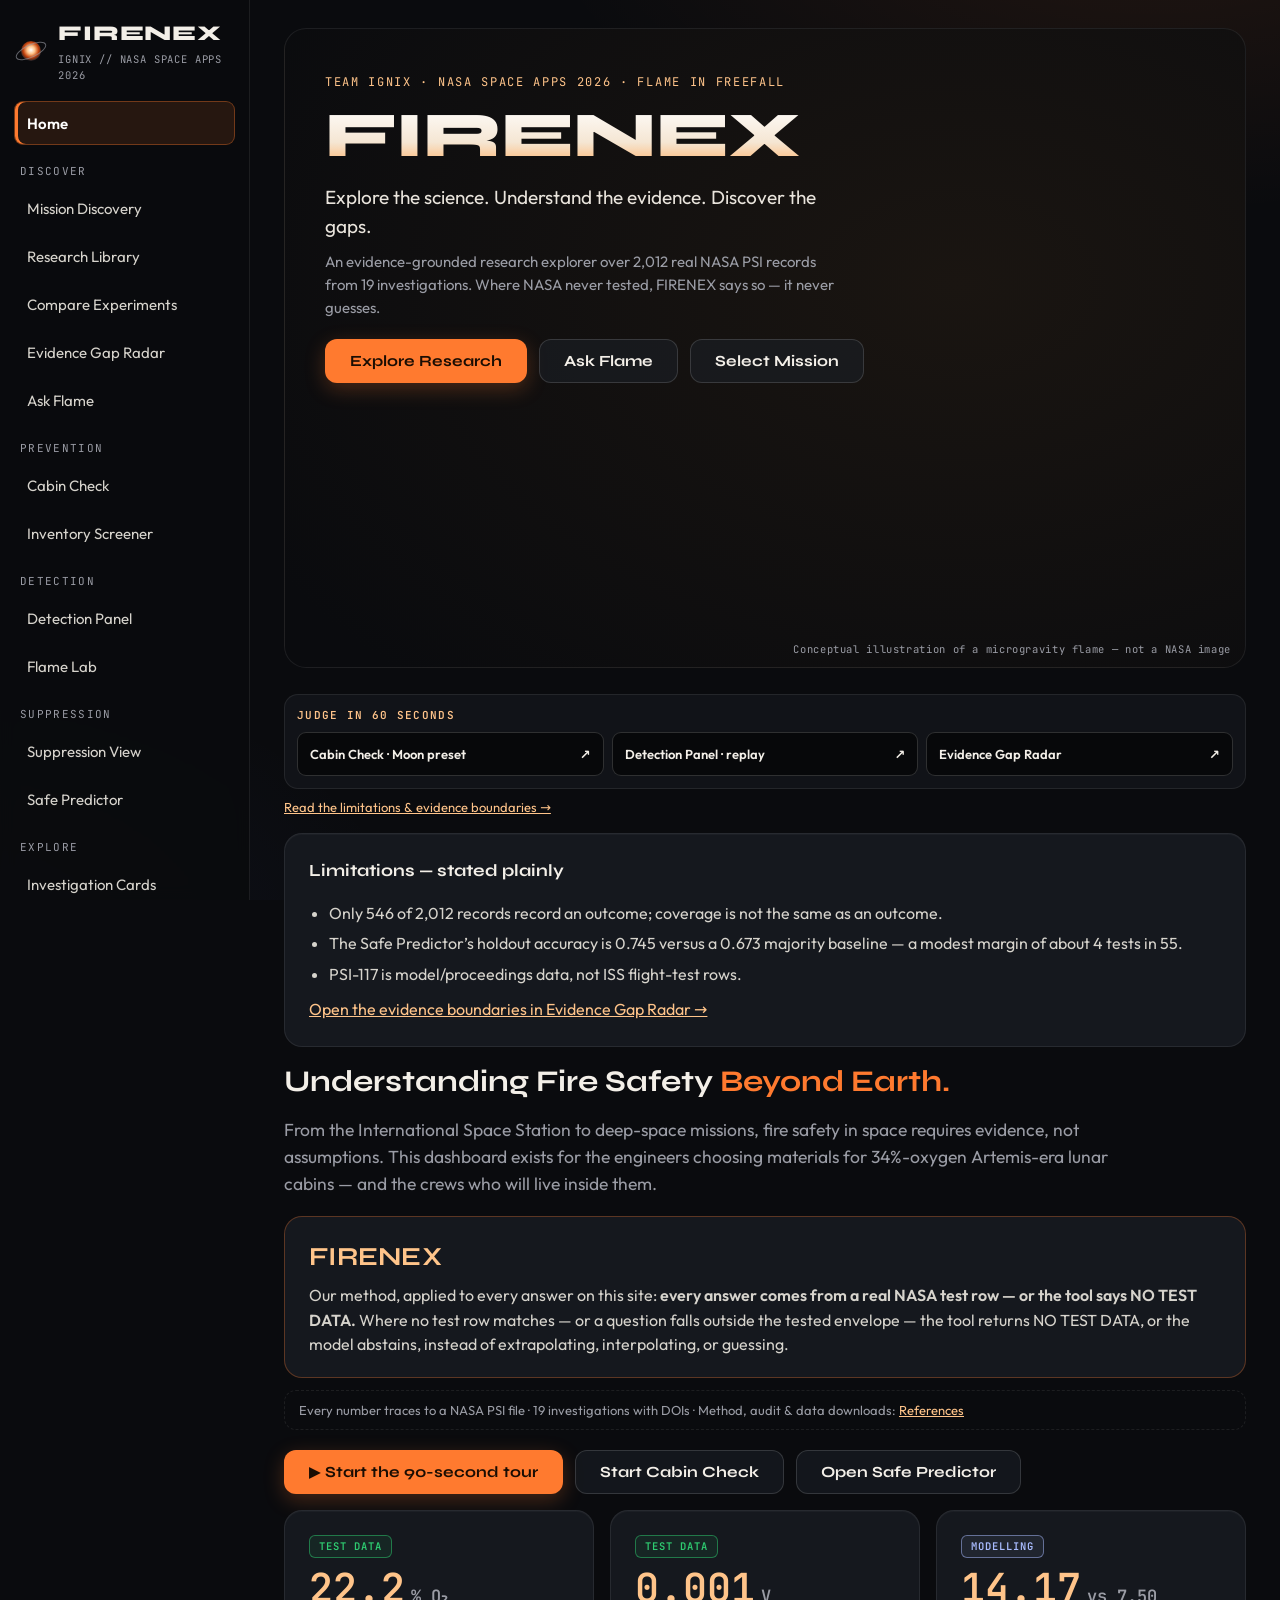
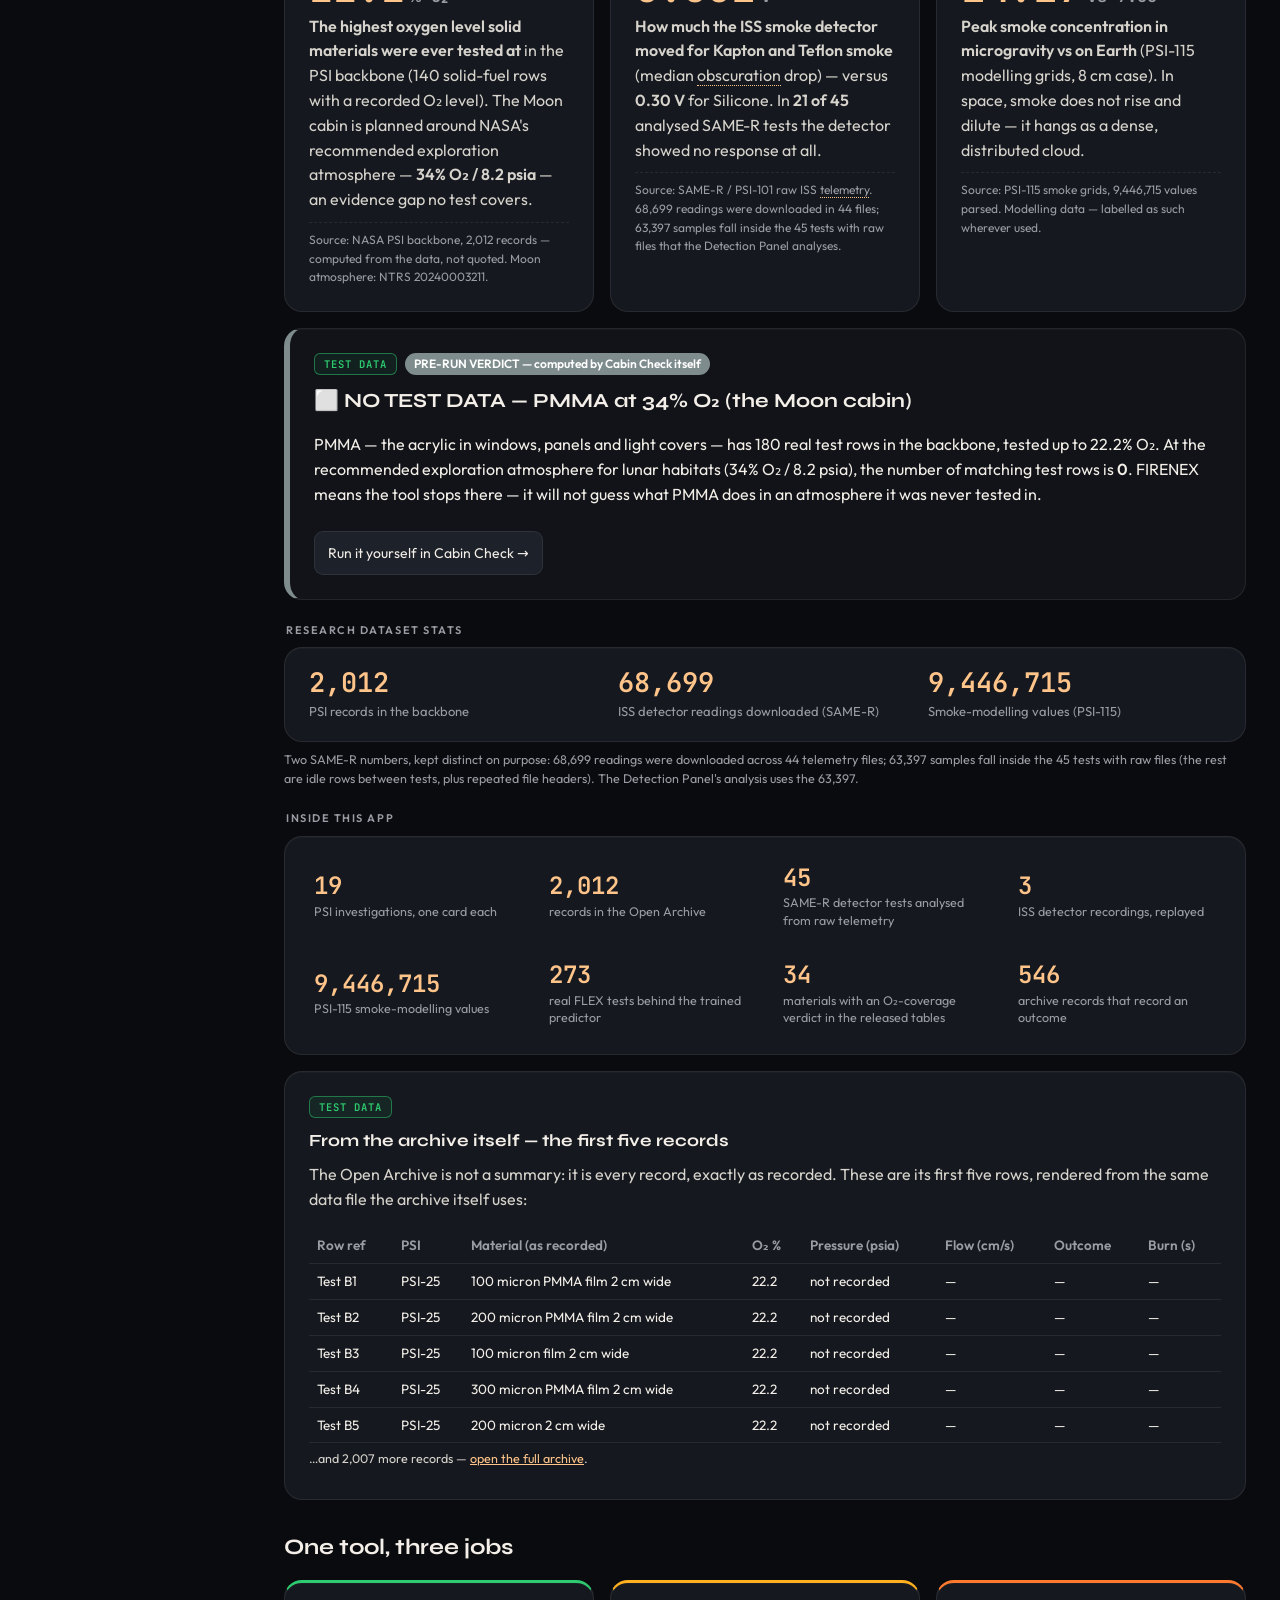
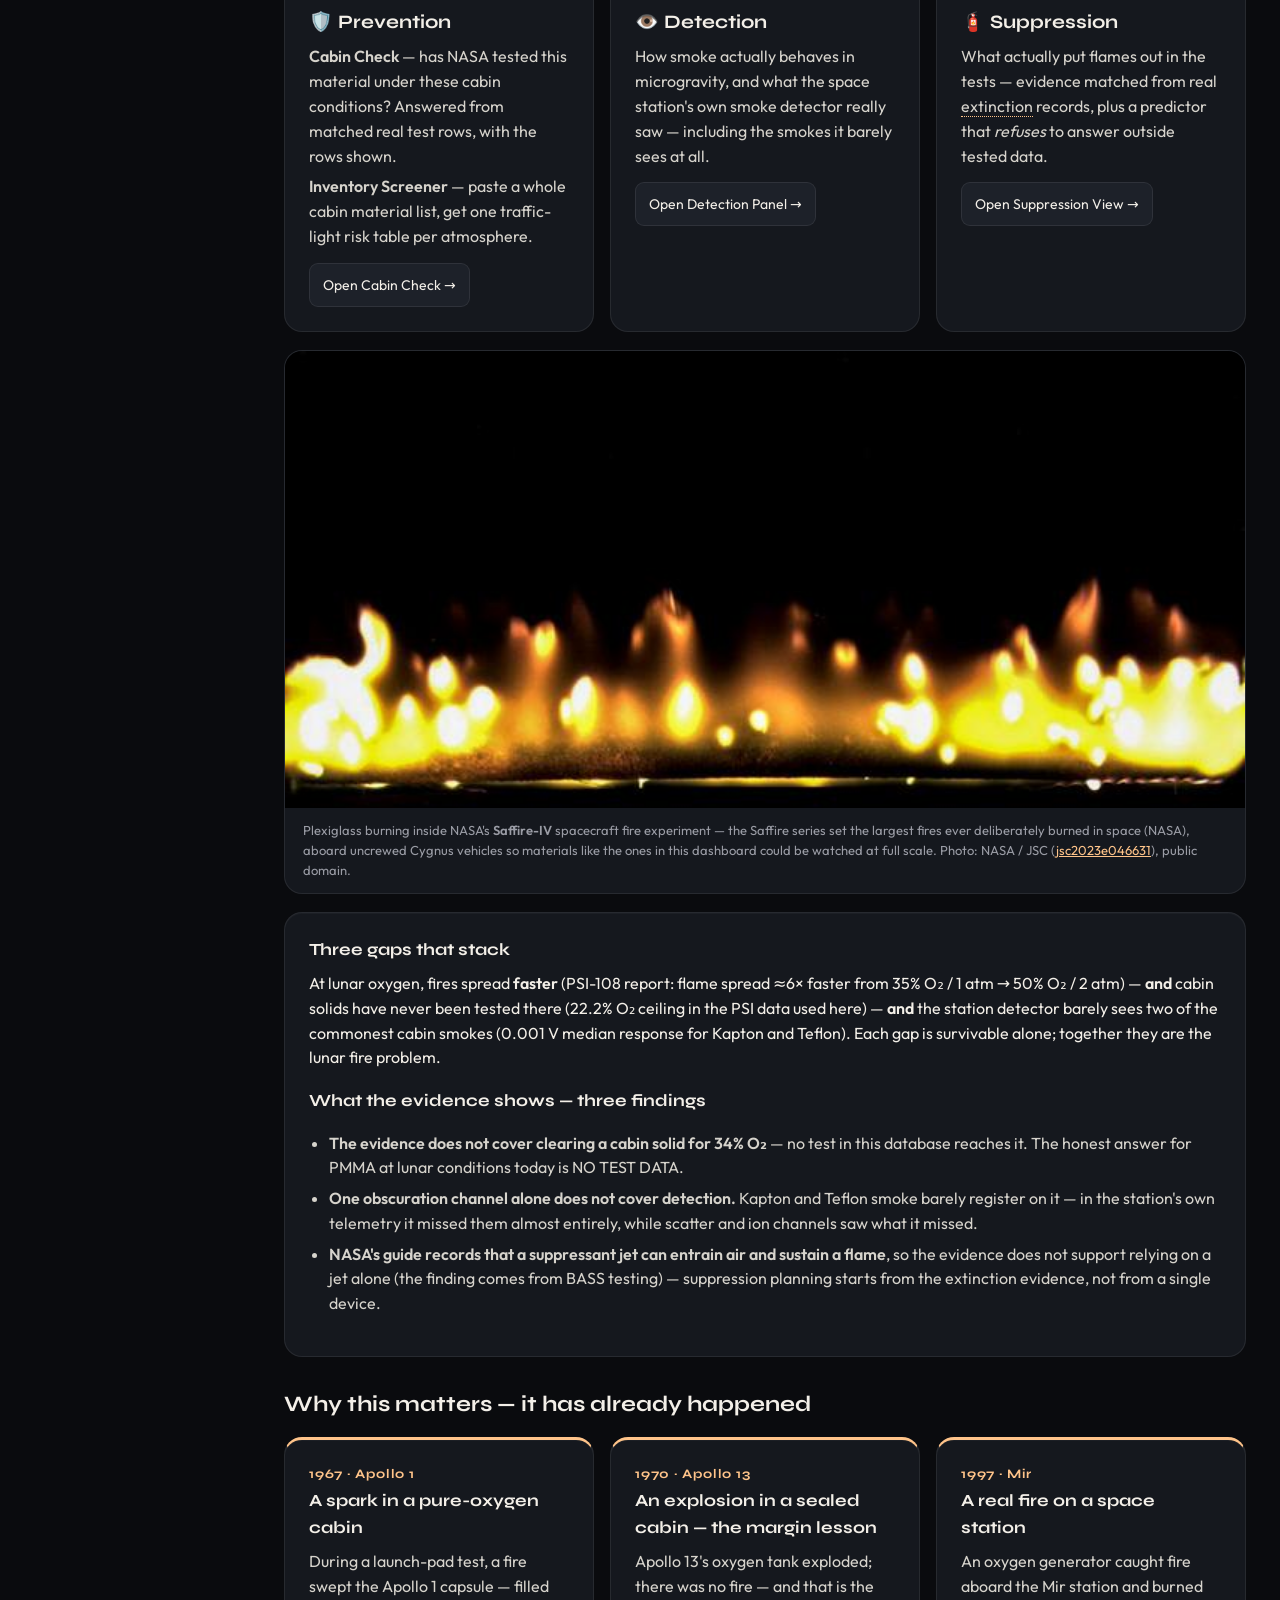
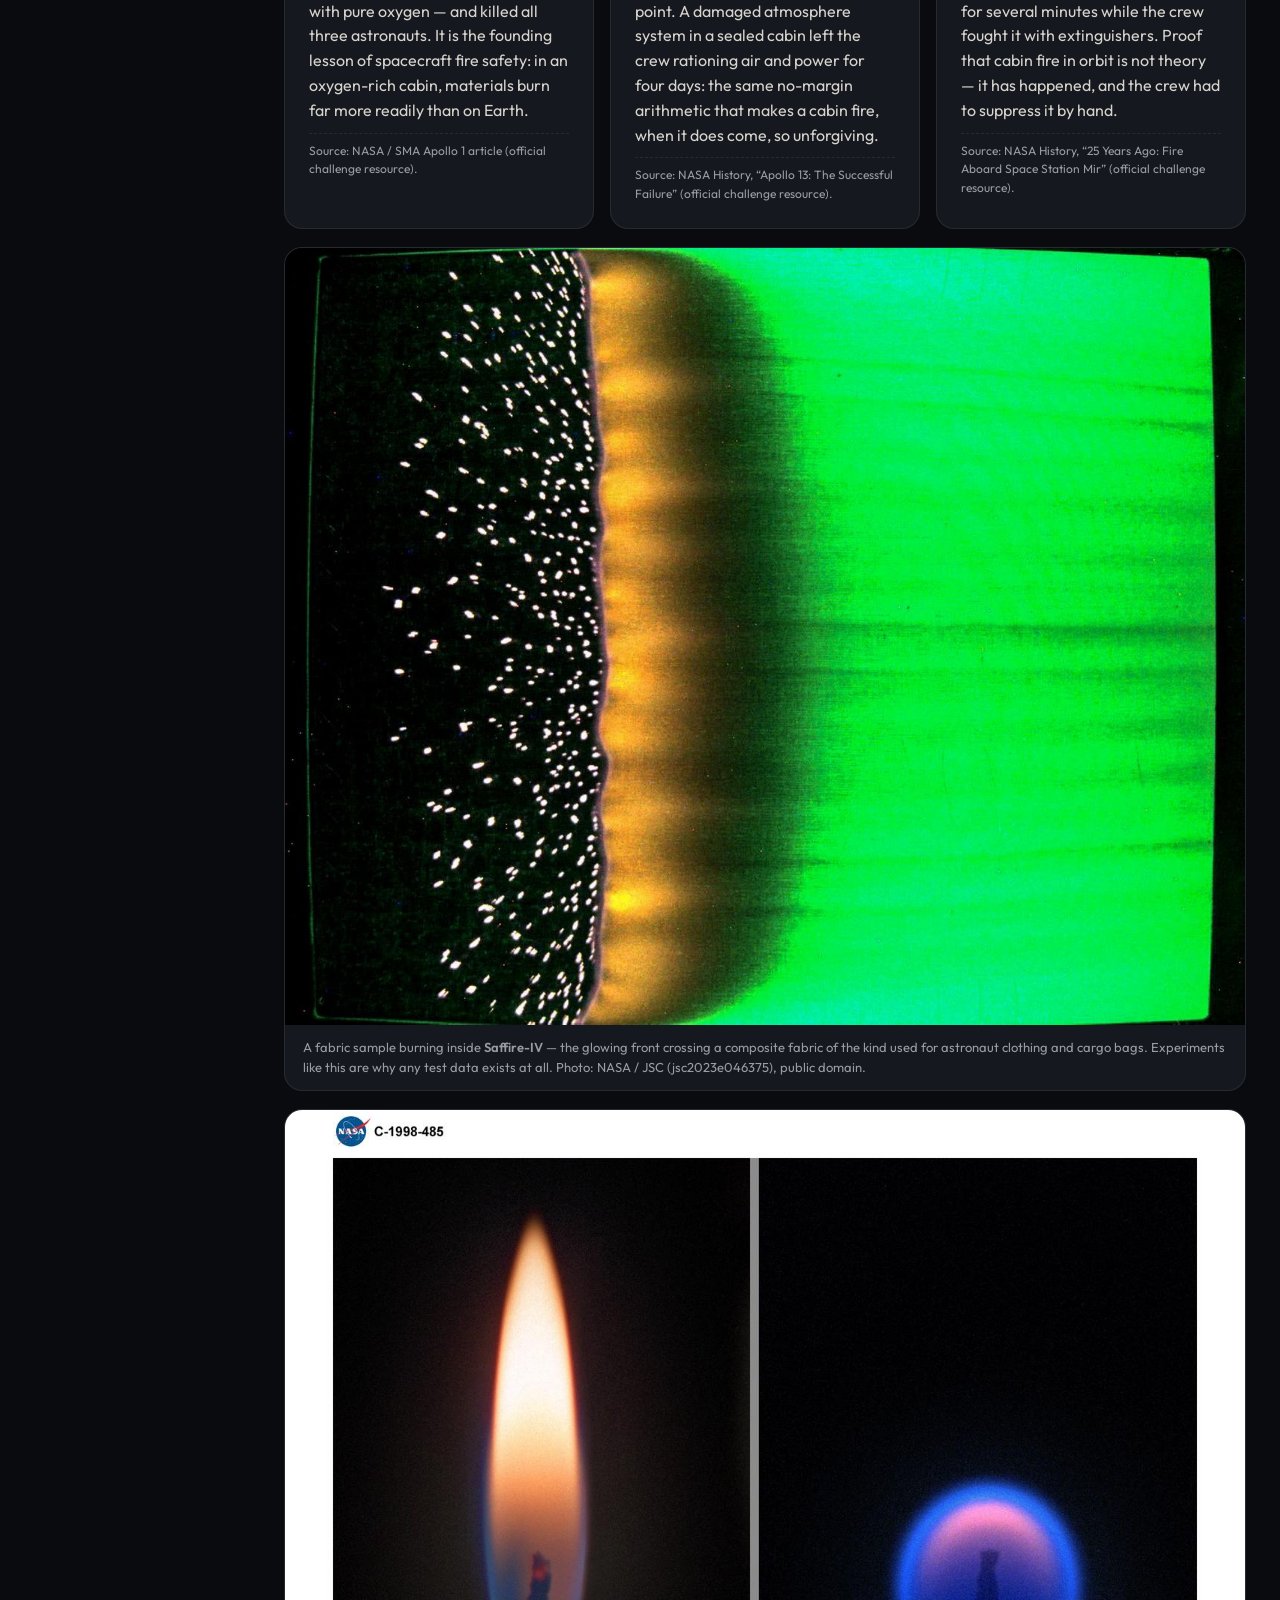
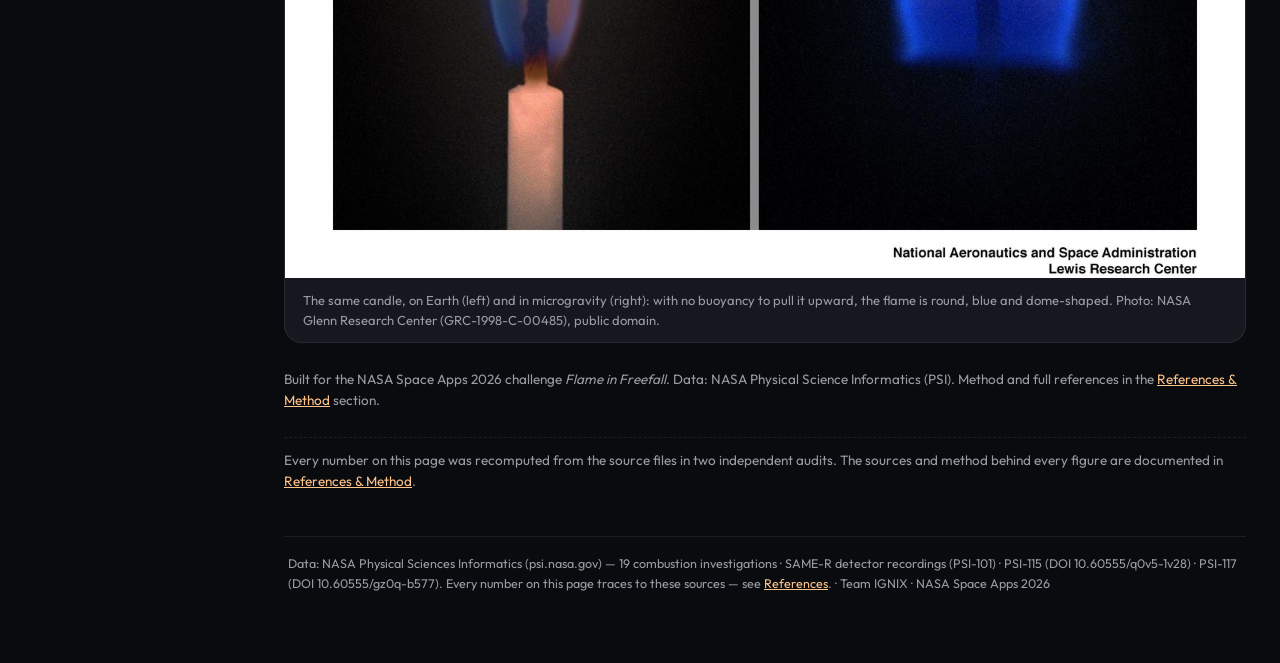
<file: index.html>
<!DOCTYPE html>
<html lang="en">
<head>
<meta charset="UTF-8">
<meta name="viewport" content="width=device-width, initial-scale=1.0">
<title>FIRENEX — Evidence-Grounded Space Fire Research (Team IGNIX)</title>
<meta name="description" content="FIRENEX by team IGNIX — explore NASA PSI combustion research, compare experiments and see evidence gaps. A dashboard that turns NASA PSI combustion data into fire-safety decisions for spacecraft cabins: Prevention, Detection, Suppression. Real test rows only — no guesses.">
<meta name="firnex-site-url" content="https://firnex.netlify.app/">
<meta property="og:title" content="FIRENEX — Evidence-Grounded Space Fire Research (Team IGNIX)">
<meta property="og:description" content="FIRENEX by team IGNIX — explore NASA PSI combustion research, compare experiments and see evidence gaps. A dashboard that turns NASA PSI combustion data into fire-safety decisions for spacecraft cabins: Prevention, Detection, Suppression. Real test rows only — no guesses.">
<meta property="og:type" content="website">
<meta property="og:url" content="https://firnex.netlify.app/">
<meta property="og:image" content="https://firnex.netlify.app/assets/saffire-pmma.jpg">
<meta name="twitter:image" content="https://firnex.netlify.app/assets/saffire-pmma.jpg">
<meta property="og:image:alt" content="Plexiglass burning inside NASA's Saffire-IV spacecraft fire experiment">
<meta name="twitter:card" content="summary_large_image">
<meta name="twitter:title" content="FIRENEX — Evidence-Grounded Space Fire Research (Team IGNIX)">
<meta name="twitter:description" content="FIRENEX by team IGNIX — explore NASA PSI combustion research, compare experiments and see evidence gaps. A dashboard that turns NASA PSI combustion data into fire-safety decisions for spacecraft cabins: Prevention, Detection, Suppression. Real test rows only — no guesses.">
<meta name="twitter:image:alt" content="Plexiglass burning inside NASA's Saffire-IV spacecraft fire experiment">
<link rel="icon" type="image/svg+xml" href="data:image/svg+xml,%3Csvg xmlns='http://www.w3.org/2000/svg' viewBox='0 0 64 64'%3E%3Cpath fill='%23ff7a2f' d='M34 3c3 15-8 17-5 29 2 7 9 7 10 1 1-4-1-7-3-10 13 7 20 18 15 29-4 9-13 12-23 9C13 58 7 49 10 38c2-8 8-13 15-20-1 10 4 13 8 15-3-13 1-22 1-30z'/%3E%3C/svg%3E">
<link rel="canonical" href="https://firnex.netlify.app/">
<link rel="stylesheet" href="style.css">
<link rel="stylesheet" href="firnex.css">
<link rel="preload" href="assets/fonts/syne-latin-800-normal.woff2" as="font" type="font/woff2" crossorigin>
<script>
  const FIRENEX_SITE_URL = document.querySelector('meta[name="firnex-site-url"]').content.replace(/\/$/, '');
  document.querySelector('link[rel="canonical"]').href = FIRENEX_SITE_URL + '/';
  document.querySelector('meta[property="og:url"]').content = FIRENEX_SITE_URL + '/';
  const schema = {
    "@context": "https://schema.org",
    "@graph": [
      {"@type":"WebSite","name":"FIRENEX","url":FIRENEX_SITE_URL + "/","description":"FIRENEX — Evidence-Grounded Space Fire Research (Team IGNIX)."},
      {"@type":"Dataset","name":"FIRENEX NASA PSI combustion research dataset","description":"A research explorer over 2,012 NASA PSI records across 19 investigations, with SAME-R detector telemetry and PSI-115 smoke-modelling data. PSI-117 is identified as model/proceedings data.","url":FIRENEX_SITE_URL + "/","creator":{"@type":"Organization","name":"Team IGNIX"}}
    ]
  };
  const schemaTag = document.createElement('script');
  schemaTag.type = 'application/ld+json';
  schemaTag.textContent = JSON.stringify(schema);
  document.head.append(schemaTag);
  const shareImage = FIRENEX_SITE_URL + '/assets/saffire-pmma.jpg';
  for (const key of ['og:image', 'twitter:image']) {
    let tag = document.querySelector('meta[property="' + key + '"],meta[name="' + key + '"]');
    if (!tag) { tag = document.createElement('meta'); tag.setAttribute(key.startsWith('og:') ? 'property' : 'name', key); document.head.append(tag); }
    tag.content = shareImage;
  }
</script>
<script src="vendor/gsap.min.js" defer></script>
</head>
<body>
<a class="skip-link" href="#main-content">Skip to content</a>
<div class="layout">
  <aside class="sidebar">
    <div class="brand">
      <div class="brand-mark" aria-hidden="true"><svg width="34" height="34" viewBox="0 0 34 34" role="img" aria-label="FIRENEX flame mark"><defs><radialGradient id="bm" cx="50%" cy="45%" r="55%"><stop offset="0" stop-color="#fff"/><stop offset=".35" stop-color="#ffc48a"/><stop offset=".7" stop-color="#c2410c"/><stop offset="1" stop-color="#1d2129"/></radialGradient></defs><circle cx="17" cy="17" r="10" fill="url(#bm)"/><ellipse cx="17" cy="17" rx="16" ry="6" fill="none" stroke="#9a9ca5" stroke-opacity=".6" transform="rotate(-25 17 17)"/></svg></div>
      <div>
        <div class="brand-name">FIRENEX</div>
        <div class="brand-sub">IGNIX // NASA SPACE APPS 2026</div>
      </div>
    </div>
    <nav id="nav">
      <button data-sec="home" class="active">Home</button>
      <div class="nav-group">DISCOVER</div>
      <button data-sec="missions">Mission Discovery</button>
      <button data-sec="library">Research Library</button>
      <button data-sec="compare">Compare Experiments</button>
      <button data-sec="gaps">Evidence Gap Radar</button>
      <button data-sec="ask">Ask Flame</button>
      <div class="nav-group">PREVENTION</div>
      <button data-sec="cabin">Cabin Check</button>
      <button data-sec="screener">Inventory Screener</button>
      <div class="nav-group">DETECTION</div>
      <button data-sec="detection">Detection Panel</button>
      <button data-sec="flamelab">Flame Lab</button>
      <div class="nav-group">SUPPRESSION</div>
      <button data-sec="suppression">Suppression View</button>
      <button data-sec="predictor">Safe Predictor</button>
      <div class="nav-group">EXPLORE</div>
      <button data-sec="cards">Investigation Cards</button>
      <button data-sec="archive">Open Archive</button>
      <button data-sec="refs">References &amp; Method</button>
    </nav>
    <button id="cmdk-open" class="cmdk-btn">⌘K — quick jump</button>
    <div class="side-note">Every scientific claim is traceable to its source. Measurements, computed results, modelling data and published findings are clearly distinguished. Where NASA never tested, this tool says so — it never guesses.</div>
  </aside>

  <main id="main-content" tabindex="-1">
    <!-- ============ HOME ============ -->
    <section id="sec-home" class="sec active">
      <div class="hero" id="hero">
        <canvas id="hero-canvas" role="img" aria-label="Conceptual animated illustration of a microgravity flame"></canvas>
        <div class="hero-copy">
          <div class="hero-kicker">Team IGNIX · NASA Space Apps 2026 · Flame in Freefall</div>
          <h1>FIRENEX</h1>
          <p class="hero-tag">Explore the science. Understand the evidence. Discover the gaps.</p>
          <p class="hero-sub">An evidence-grounded research explorer over <span data-fx="rows">2,012</span> real NASA PSI records from <span data-fx="invs">19</span> investigations. Where NASA never tested, FIRENEX says so — it never guesses.</p>
          <div class="cta-row">
            <button class="cta cta-primary" data-goto="library">Explore Research</button>
            <button class="cta cta-ghost" data-goto="ask">Ask Flame</button>
            <button class="cta cta-ghost" data-goto="missions">Select Mission</button>
          </div>
        </div>
        <div class="hero-note">Conceptual illustration of a microgravity flame — not a NASA image</div>
      </div>
      <div class="judge-strip" aria-label="Judge in 60 seconds">
        <div class="judge-heading">Judge in 60 seconds</div>
        <a href="#cabin" data-goto="cabin" data-judge-moon>Cabin Check · Moon preset <span aria-hidden="true">↗</span></a>
        <a href="#detection" data-goto="detection" data-judge-replay>Detection Panel · replay <span aria-hidden="true">↗</span></a>
        <a href="#gaps" data-goto="gaps">Evidence Gap Radar <span aria-hidden="true">↗</span></a>
      </div>
      <p class="home-limit-link"><a href="#gaps" data-goto="gaps">Read the limitations &amp; evidence boundaries →</a></p>
      <div class="card wide limitation-summary" id="home-limitations">
        <h3>Limitations — stated plainly</h3>
        <ul class="refs-list">
          <li>Only 546 of 2,012 records record an outcome; coverage is not the same as an outcome.</li>
          <li>The Safe Predictor’s holdout accuracy is 0.745 versus a 0.673 majority baseline — a modest margin of about 4 tests in 55.</li>
          <li>PSI-117 is model/proceedings data, not ISS flight-test rows.</li>
        </ul>
        <a href="#gaps" data-goto="gaps">Open the evidence boundaries in Evidence Gap Radar →</a>
      </div>
      <h2 class="home-h2">Understanding Fire Safety <span class="accent">Beyond Earth.</span></h2>
      <p class="lede">From the International Space Station to deep-space missions, fire safety in space requires evidence, not assumptions. This dashboard exists for the engineers choosing materials for 34%-oxygen Artemis-era lunar cabins — and the crews who will live inside them.</p>

      <div class="method-banner">
        <div class="method-name">FIRENEX</div>
        <p>Our method, applied to every answer on this site: <strong>every answer comes from a real NASA test row — or the tool says NO TEST DATA.</strong> Where no test row matches — or a question falls outside the tested envelope — the tool returns NO TEST DATA, or the model abstains, instead of extrapolating, interpolating, or guessing.</p>
      </div>

      <div class="cred-strip">Every number traces to a NASA PSI file · 19 investigations with DOIs · Method, audit &amp; data downloads: <a href="#refs" data-goto="refs">References</a></div>

      <div class="cta-row">
        <button class="cta cta-primary" id="tour-start">▶ Start the 90-second tour</button>
        <button class="cta cta-ghost" data-goto="cabin">Start Cabin Check</button>
        <button class="cta cta-ghost" data-goto="predictor">Open Safe Predictor</button>
      </div>

      <div class="cards3">
        <div class="stat card">
          <div class="dchip-row"><span class="dchip dc-test">TEST DATA</span></div>
          <div class="stat-num"><span class="counter" data-target="22.2" data-decimals="1">22.2</span><span class="unit">% O₂</span></div>
          <p><strong>The highest oxygen level solid materials were ever tested at</strong> in the PSI backbone (<span data-fill="solids-o2-rows"></span> solid-fuel rows with a recorded O₂ level). The Moon cabin is planned around NASA's recommended exploration atmosphere — <strong>34% O₂ / 8.2 psia</strong> — an evidence gap no test covers.</p>
          <div class="src">Source: NASA PSI backbone, 2,012 records — computed from the data, not quoted. Moon atmosphere: NTRS 20240003211.</div>
        </div>
        <div class="stat card">
          <div class="dchip-row"><span class="dchip dc-test">TEST DATA</span></div>
          <div class="stat-num"><span class="counter" data-target="0.001" data-decimals="3">0.001</span><span class="unit">V</span></div>
          <p><strong>How much the ISS smoke detector moved for Kapton and Teflon smoke</strong> (median <span class="gloss" data-def="Obscuration: how much light the detector's beam loses passing through smoke. The SAME-R detector reports it in volts; a bigger drop means it 'saw' more smoke.">obscuration</span> drop) — versus <strong>0.30 V</strong> for Silicone. In <strong><span data-fill="no-response"></span> of <span data-fill="tests-analysed"></span></strong> analysed SAME-R tests the detector showed no response at all.</p>
          <div class="src">Source: SAME-R / PSI-101 raw ISS <span class="gloss" data-def="Telemetry: the recorded measurement stream sent down from an experiment — here, the SAME-R detector voltages recorded once per second aboard the ISS.">telemetry</span>. 68,699 readings were downloaded in 44 files; 63,397 samples fall inside the 45 tests with raw files that the Detection Panel analyses.</div>
        </div>
        <div class="stat card">
          <div class="dchip-row"><span class="dchip dc-modelling">MODELLING</span></div>
          <div class="stat-num"><span class="counter" data-target="14.17" data-decimals="2">14.17</span><span class="unit">vs 7.50</span></div>
          <p><strong>Peak smoke concentration in microgravity vs on Earth</strong> (PSI-115 modelling grids, 8 cm case). In space, smoke does not rise and dilute — it hangs as a dense, distributed cloud.</p>
          <div class="src">Source: PSI-115 smoke grids, 9,446,715 values parsed. Modelling data — labelled as such wherever used.</div>
        </div>
      </div>

      <div class="verdict v-grey" id="home-refusal">
        <div class="dchip-row"><span class="dchip dc-test">TEST DATA</span><span class="chip grey">PRE-RUN VERDICT — computed by Cabin Check itself</span></div>
        <h3>⬜ NO TEST DATA — PMMA at 34% O₂ (the Moon cabin)</h3>
        <p>PMMA — the acrylic in windows, panels and light covers — has <span data-fill="pmma-rows"></span> real test rows in the backbone, tested up to <span data-fill="pmma-max-o2"></span>% O₂. At the recommended exploration atmosphere for lunar habitats (34% O₂ / 8.2 psia), the number of matching test rows is <strong><span data-fill="pmma-moon-matched"></span></strong>. FIRENEX means the tool stops there — it will not guess what PMMA does in an atmosphere it was never tested in.</p>
        <button class="goto" id="refusal-run">Run it yourself in Cabin Check →</button>
      </div>

      <div class="band-label">Research Dataset Stats</div>
      <div class="dataset-band">
        <div class="ds-item">
          <div class="ds-num">2,012</div>
          <div class="ds-label">PSI records in the backbone</div>
        </div>
        <div class="ds-item">
          <div class="ds-num">68,699</div>
          <div class="ds-label">ISS detector readings downloaded (SAME-R)</div>
        </div>
        <div class="ds-item">
          <div class="ds-num">9,446,715</div>
          <div class="ds-label">Smoke-modelling values (PSI-115)</div>
        </div>
      </div>
      <p class="chart-note">Two SAME-R numbers, kept distinct on purpose: 68,699 readings were downloaded across 44 telemetry files; 63,397 samples fall inside the 45 tests with raw files (the rest are idle rows between tests, plus repeated file headers). The Detection Panel's analysis uses the 63,397.</p>

      <div class="band-label">Inside this app</div>
      <div class="inv-band">
        <button class="inv-item" data-goto="cards"><span class="inv-num">19</span><span class="inv-label">PSI investigations, one card each</span></button>
        <button class="inv-item" data-goto="archive"><span class="inv-num">2,012</span><span class="inv-label">records in the Open Archive</span></button>
        <button class="inv-item" data-goto="detection"><span class="inv-num">45</span><span class="inv-label">SAME-R detector tests analysed from raw telemetry</span></button>
        <button class="inv-item" data-goto="detection"><span class="inv-num">3</span><span class="inv-label">ISS detector recordings, replayed</span></button>
        <button class="inv-item" data-goto="detection"><span class="inv-num">9,446,715</span><span class="inv-label">PSI-115 smoke-modelling values</span></button>
        <button class="inv-item" data-goto="predictor"><span class="inv-num">273</span><span class="inv-label">real FLEX tests behind the trained predictor</span></button>
        <button class="inv-item" data-goto="refs"><span class="inv-num">34</span><span class="inv-label">materials with an O₂-coverage verdict in the released tables</span></button>
        <button class="inv-item" data-goto="archive"><span class="inv-num">546</span><span class="inv-label">archive records that record an outcome</span></button>
      </div>

      <div class="card wide peek-card">
        <div class="dchip-row"><span class="dchip dc-test">TEST DATA</span></div>
        <h3>From the archive itself — the first five records</h3>
        <p>The Open Archive is not a summary: it is every record, exactly as recorded. These are its first five rows, rendered from the same data file the archive itself uses:</p>
        <div class="scroll-table" id="home-peek"></div>
        <p class="chart-note">…and <span id="peek-more"></span> more records — <a href="#archive" data-goto="archive">open the full archive</a>.</p>
      </div>

      <h2>One tool, three jobs</h2>
      <div class="cards3">
        <div class="card pillar p-prev">
          <h3>🛡️ Prevention</h3>
          <p><strong>Cabin Check</strong> — has NASA tested this material under these cabin conditions? Answered from matched real test rows, with the rows shown.</p>
          <p><strong>Inventory Screener</strong> — paste a whole cabin material list, get one traffic-light risk table per atmosphere.</p>
          <button class="goto" data-goto="cabin">Open Cabin Check →</button>
        </div>
        <div class="card pillar p-det">
          <h3>👁️ Detection</h3>
          <p>How smoke actually behaves in microgravity, and what the space station's own smoke detector really saw — including the smokes it barely sees at all.</p>
          <button class="goto" data-goto="detection">Open Detection Panel →</button>
        </div>
        <div class="card pillar p-sup">
          <h3>🧯 Suppression</h3>
          <p>What actually put flames out in the tests — evidence matched from real <span class="gloss" data-def="Extinction: the flame dies — it stops burning before the fuel is consumed. One of the recorded test outcomes in the FLEX droplet experiments.">extinction</span> records, plus a predictor that <em>refuses</em> to answer outside tested data.</p>
          <button class="goto" data-goto="suppression">Open Suppression View →</button>
        </div>
      </div>

      <figure class="img-fig">
        <img src="assets/saffire-pmma.jpg" alt="Plexiglass burning inside NASA's Saffire-IV spacecraft fire experiment" loading="lazy" width="640" height="305">
        <figcaption>Plexiglass burning inside NASA's <strong>Saffire-IV</strong> spacecraft fire experiment — the Saffire series set the largest fires ever deliberately burned in space (NASA), aboard uncrewed Cygnus vehicles so materials like the ones in this dashboard could be watched at full scale. Photo: NASA / JSC (<a href="https://images.nasa.gov/details/jsc2023e046631" target="_blank" rel="noopener">jsc2023e046631</a>), public domain.</figcaption>
      </figure>

      <div class="card wide changes">
        <h3>Three gaps that stack</h3>
        <p class="stack-line">At lunar oxygen, fires spread <strong>faster</strong> (PSI-108 report: flame spread ≈6× faster from 35% O₂ / 1 atm → 50% O₂ / 2 atm) — <strong>and</strong> cabin solids have never been tested there (22.2% O₂ ceiling in the PSI data used here) — <strong>and</strong> the station detector barely sees two of the commonest cabin smokes (0.001 V median response for Kapton and Teflon). Each gap is survivable alone; together they are the lunar fire problem.</p>
        <h3 style="margin-top:18px">What the evidence shows — three findings</h3>
        <ul class="refs-list">
          <li><strong>The evidence does not cover clearing a cabin solid for 34% O₂</strong> — no test in this database reaches it. The honest answer for PMMA at lunar conditions today is NO TEST DATA.</li>
          <li><strong>One obscuration channel alone does not cover detection.</strong> Kapton and Teflon smoke barely register on it — in the station's own telemetry it missed them almost entirely, while scatter and ion channels saw what it missed.</li>
          <li><strong>NASA's guide records that a suppressant jet can entrain air and sustain a flame</strong>, so the evidence does not support relying on a jet alone (the finding comes from BASS testing) — suppression planning starts from the extinction evidence, not from a single device.</li>
        </ul>
      </div>

      <h2>Why this matters — it has already happened</h2>
      <div class="cards3">
        <div class="card story">
          <div class="story-year">1967 · Apollo 1</div>
          <h3>A spark in a pure-oxygen cabin</h3>
          <p>During a launch-pad test, a fire swept the Apollo 1 capsule — filled with pure oxygen — and killed all three astronauts. It is the founding lesson of spacecraft fire safety: in an oxygen-rich cabin, materials burn far more readily than on Earth.</p>
          <div class="src">Source: NASA / SMA Apollo 1 article (official challenge resource).</div>
        </div>
        <div class="card story">
          <div class="story-year">1970 · Apollo 13</div>
          <h3>An explosion in a sealed cabin — the margin lesson</h3>
          <p>Apollo 13's oxygen tank exploded; there was no fire — and that is the point. A damaged atmosphere system in a sealed cabin left the crew rationing air and power for four days: the same no-margin arithmetic that makes a cabin fire, when it does come, so unforgiving.</p>
          <div class="src">Source: NASA History, “Apollo 13: The Successful Failure” (official challenge resource).</div>
        </div>
        <div class="card story">
          <div class="story-year">1997 · Mir</div>
          <h3>A real fire on a space station</h3>
          <p>An oxygen generator caught fire aboard the Mir station and burned for several minutes while the crew fought it with extinguishers. Proof that cabin fire in orbit is not theory — it has happened, and the crew had to suppress it by hand.</p>
          <div class="src">Source: NASA History, “25 Years Ago: Fire Aboard Space Station Mir” (official challenge resource).</div>
        </div>
      </div>
      <figure class="img-fig">
        <img src="assets/saffire-flame.jpg" alt="A fabric sample burning inside NASA's Saffire-IV spacecraft fire experiment" loading="lazy" width="1280" height="1037">
        <figcaption>A fabric sample burning inside <strong>Saffire-IV</strong> — the glowing front crossing a composite fabric of the kind used for astronaut clothing and cargo bags. Experiments like this are why any test data exists at all. Photo: NASA / JSC (jsc2023e046375), public domain.</figcaption>
      </figure>
      <figure class="img-fig">
        <img src="assets/candle-compare.jpg" alt="The same candle burning on Earth (tall, teardrop-shaped flame) and in microgravity (round, blue, dome-shaped flame)" loading="lazy" width="1280" height="1024">
        <figcaption>The same candle, on Earth (left) and in microgravity (right): with no buoyancy to pull it upward, the flame is round, blue and dome-shaped. Photo: NASA Glenn Research Center (GRC-1998-C-00485), public domain.</figcaption>
      </figure>
      <p class="foot-note">Built for the NASA Space Apps 2026 challenge <em>Flame in Freefall</em>. Data: NASA Physical Science Informatics (PSI). Method and full references in the <a href="#refs" data-goto="refs">References &amp; Method</a> section.</p>
      <p class="foot-note verify-line">Every number on this page was recomputed from the source files in two independent audits. The sources and method behind every figure are documented in <a href="#refs" data-goto="refs">References &amp; Method</a>.</p>
    </section>

        <!-- ============ FIRENEX: MISSION DISCOVERY ============ -->
    <section id="sec-missions" class="sec">
      <h1>Mission Discovery</h1>
      <p class="lede">Pick a mission type. FIRENEX reveals the NASA investigations in the PSI data that bear on it — and whether their recorded test conditions actually overlap the mission atmosphere.</p>
      <div class="fx-legend" aria-label="Evidence classes"><span class="ev ev-MEASURED">MEASURED</span><span class="ev ev-MODELLED">MODELLED</span><span class="ev ev-REPORTED">REPORTED</span><span class="ev ev-INFERRED">INFERRED</span><span class="ev ev-UNKNOWN">UNKNOWN</span></div>
      <div class="mission-tabs" role="group" aria-label="Mission type" id="mission-tabs"></div>
      <div class="fx-ctrls">
        <label>O₂ (%)<input type="number" id="ms-o2" min="0" max="100" step="any" placeholder="not defined"></label>
        <label>Pressure (psia)<input type="number" id="ms-p" min="0" max="100" step="any" placeholder="not defined"></label>
        <span class="mono" style="font-size:12px;color:var(--muted)" id="ms-src"></span>
      </div>
      <div class="fx-grid">
        <div><div class="const-wrap"><svg id="constellation" class="const-svg" viewBox="0 0 700 560" role="group" aria-label="Research constellation"></svg></div>
          <div class="key"><span><i style="background:#ff7a2f"></i>O₂ and pressure ranges overlap</span><span><i style="background:#5b7cfa"></i>one range overlaps</span><span><i style="background:#e5484d"></i>recorded range does not reach it</span><span><i style="background:transparent;border:1px dashed #9a9ca5"></i>conditions not recorded</span><span>Inner orbit = direct, outer = indirect</span></div>
          <div class="fx-note" id="ms-note"></div></div>
        <aside class="fx-insp" id="ms-insp" aria-live="polite"><p class="mono" style="color:var(--muted)">Select a node to open the investigation.</p></aside>
      </div>
    </section>

    <!-- ============ FIRENEX: RESEARCH LIBRARY ============ -->
    <section id="sec-library" class="sec">
      <h1>Research Library</h1>
      <p class="lede">All <span data-fx="invs">19</span> NASA PSI combustion investigations in the data, filterable by what was actually recorded. Blank means “not recorded”, never zero.</p>
      <div class="fx-legend" aria-label="Evidence classes"><span class="ev ev-MEASURED">MEASURED</span><span class="ev ev-MODELLED">MODELLED</span><span class="ev ev-REPORTED">REPORTED</span><span class="ev ev-INFERRED">INFERRED</span><span class="ev ev-UNKNOWN">UNKNOWN</span></div>
      <div class="fx-ctrls">
        <label>Search<input type="search" id="lib-q" placeholder="name, accession, fuel…" aria-label="Search investigations"></label>
        <label>Family<select id="lib-fam"></select></label>
        <label>O₂ ≥ (%)<input type="number" id="lib-o2lo" min="0" max="100" step="any"></label>
        <label>O₂ ≤ (%)<input type="number" id="lib-o2hi" min="0" max="100" step="any"></label>
        <label style="flex-direction:row;align-items:center;gap:8px"><input type="checkbox" id="lib-unrec" checked style="min-width:0"> include O₂ not recorded</label>
        <span class="mono" id="lib-count" style="font-size:12px;color:var(--muted)"></span>
      </div>
      <div class="fx-note">Gravity: the PSI tables used here have <strong>no gravity field</strong> and no partial-gravity (lunar/Mars g) data, so there is no gravity filter.</div>
      <div class="fx-grid">
        <div class="fx-list" id="lib-list"></div>
        <aside class="fx-insp" id="lib-insp" aria-live="polite"><p class="mono" style="color:var(--muted)">Select an investigation.</p></aside>
      </div>
    </section>

    <!-- ============ FIRENEX: COMPARE ============ -->
    <section id="sec-compare" class="sec">
      <h1>Compare Experiments</h1>
      <p class="lede">Pick 2–3 investigations. Only fields that were actually recorded are compared; where studies cannot be compared fairly, FIRENEX says why.</p>
      <div class="fx-ctrls"><fieldset style="border:1px solid var(--line);border-radius:12px;padding:10px 14px;margin:0"><legend class="mono" style="font-size:11px;color:var(--muted)">CHOOSE UP TO 3</legend><div id="cmp-pick" style="display:flex;flex-wrap:wrap;gap:6px 16px"></div></fieldset></div>
      <div id="cmp-out"></div>
    </section>

    <!-- ============ FIRENEX: GAP RADAR ============ -->
    <section id="sec-gaps" class="sec">
      <h1>Evidence Gap Radar</h1>
      <p class="lede">Where the PSI test records cluster — and where they do not. Counts are numbers of recorded test rows, not safety scores. An empty cell means “no rows in this data”, not “safe” or “unsafe”.</p>
      <div class="fx-legend" aria-label="Evidence classes"><span class="ev ev-MEASURED">MEASURED</span><span class="ev ev-MODELLED">MODELLED</span><span class="ev ev-REPORTED">REPORTED</span><span class="ev ev-INFERRED">INFERRED</span><span class="ev ev-UNKNOWN">UNKNOWN</span></div>
      <div class="fx-ctrls"><label>Axis<select id="gap-axis"><option value="o2">Oxygen concentration (%)</option><option value="p">Pressure (psia)</option></select></label></div>
      <div class="tbl-wrap"><table class="fx-table radar" id="gap-table"></table></div>
      <div id="gap-detail" aria-live="polite" class="fx-note">Select a cell to see which investigations contribute.</div>
      <h2>Evidence-to-Decision cards</h2>
      <p class="lede" style="font-size:15px">Traceable evidence summaries — not safety recommendations.</p>
      <div class="ev-cards" id="ev-cards"></div>
      <h2 id="limitations">What the project can and cannot say</h2>
      <div class="tbl-wrap"><table class="fx-table" id="gap-classes"></table></div>
    </section>

    <!-- ============ FIRENEX: ASK FLAME ============ -->
    <section id="sec-ask" class="sec">
      <h1>Ask Flame</h1>
      
      <p class="lede">An evidence search over FIRENEX’s own NASA-derived data and its claims table. It is <strong>not</strong> a generative AI: it retrieves, cites and abstains. If nothing in the sources matches, it says so.</p>
      <form class="ask-form" id="ask-form"><input type="search" id="ask-q" placeholder="e.g. smoke detector Kapton, droplet extinction oxygen, Moon atmosphere" aria-label="Ask Flame"><button class="cta cta-primary" type="submit">Search evidence</button></form>
      <div class="ask-chips" id="ask-chips"></div>
      <div id="ask-out" aria-live="polite"></div>
    </section>

    <!-- ============ CABIN CHECK ============ -->
    <section id="sec-cabin" class="sec">
      <h1>Cabin Check <span class="tag tag-prev">Prevention</span></h1>
      <p class="lede">Pick a material and a cabin atmosphere. The verdict comes only from real PSI test rows for that material at matching conditions — and the rows are shown. If nothing matches, the answer is <strong>NO TEST DATA</strong>, never a guess.</p>

      <div class="card wide">
        <div class="dchip-row"><span class="dchip dc-test">TEST DATA</span></div>
        <h3>The evidence map — where NASA's testing stops</h3>
        <p>Every non-design backbone record with a recorded O₂ level, counted by fuel family and oxygen band (<span data-fill="frontier-total"></span> records). The empty right-hand columns for solids are the lunar problem in one picture: the Moon cabin (34%) and the spacesuit (100%) sit in bands where solid materials were essentially never tested.</p>
        <div id="frontier-matrix" class="scroll-table"></div>
        <div class="chart-note">Markers: ISS cabin 21% · Moon exploration 34% · Spacesuit 100%. Counts computed from the shipped backbone at load; design-range rows (a planned test matrix, not tests) are excluded.</div>
        <h3 style="margin-top:20px">Conditions actually tested — O₂ × pressure</h3>
        <p>Each dot is one real record with both values recorded (<span data-fill="scatter-n"></span> records), coloured by family. Note the honest gap behind this chart: only <span data-fill="o2flow-n"></span> backbone records record <em>both</em> O₂ and airflow, so the condition scatter uses O₂ × pressure, the pair the archive actually supports.</p>
        <p class="chart-loading" data-chart-loading="scatter-canvas" role="status">Loading chart data…</p>
        <canvas id="scatter-canvas" role="img" aria-label="Scatter chart of recorded oxygen and pressure conditions by fuel family" width="980" height="380" class="chart-canvas"></canvas>
        <div class="legend-row"><span><i class="dot" style="background:#2ECC71"></i>Solids</span><span><i class="dot" style="background:#38BDF8"></i>Droplets</span><span><i class="dot" style="background:#FFB020"></i>Gas flames</span><span><i class="dot" style="background:#a9bcff"></i>Aerosols / smoke</span></div>
      </div>

      <div class="panel">
        <div class="form-grid">
          <label>Material / fuel
            <select id="cc-material"></select>
          </label>
          <label>Oxygen (O₂ %)
            <input type="number" id="cc-o2" value="21" min="1" max="100" step="any">
          </label>
          <label>Pressure (<span class="gloss" data-def="psia: pounds per square inch, absolute — pressure measured against a vacuum. Sea-level air is 14.7 psia; the planned lunar cabin is 8.2 psia; a spacesuit runs at 4.3 psia of pure oxygen.">psia</span>) — optional
            <input type="number" id="cc-p" value="14.7" min="1" max="60" step="any">
          </label>
          <label>Airflow (cm/s) — optional
            <input type="number" id="cc-flow" placeholder="any" min="0" max="100" step="any">
          </label>
        </div>
        <div class="preset-row">
          <span>Presets:</span>
          <button class="preset" data-o2="21" data-p="14.7">ISS cabin · 21% O₂ · 14.7 psia</button>
          <button class="preset" id="judge-moon-preset" data-o2="34" data-p="8.2">Moon exploration · 34% O₂ · 8.2 psia</button>
          <button class="preset" data-o2="100" data-p="4.3">Spacesuit · 100% O₂ · 4.3 psia</button>
        </div>
        <button id="cc-run" class="run">Check against test data</button>
        <div class="method-note">Matching method (open, not hidden): a row “matches” if its recorded O₂ is within ±2 points of yours (pressure within ±3 psia and airflow within ±5 cm/s when both sides record them). Rows within ±5 O₂ points count as “nearby”. Presets are scenario definitions, not measurements; the Moon exploration preset is NASA's recommended exploration atmosphere for lunar habitats (34% O₂, 8.2 psia — NTRS 20240003211).</div>
      </div>
      <div id="cc-result"></div>
    </section>

    <!-- ============ SCREENER ============ -->
    <section id="sec-screener" class="sec">
      <h1>Inventory Screener <span class="tag tag-prev">Prevention</span></h1>
      <p class="lede">Paste a cabin inventory — one material per line — and get one traffic-light verdict per atmosphere. Names must match materials in the PSI backbone (try: PMMA, SIBAL fabric, Nomex, Kapton, Teflon, Silicone, Pyrell, Lampwick, Wax candle, Methanol, Heptane, Ethylene, Propane).</p>
      <div class="panel">
        <textarea id="sc-input" rows="7">PMMA
SIBAL fabric
Nomex
Kapton
Teflon
Silicone</textarea>
        <button id="sc-run" class="run">Screen this inventory</button>
        <div class="method-note">Verdict per atmosphere, from the material's real test rows: <span class="chip green">TESTED</span> a test row sits within ±1 O₂ point of the atmosphere · <span class="chip yellow">NEARBY ONLY</span> nearest test within ±4 points · <span class="chip red">GAP</span> never tested near this O₂ · <span class="chip grey">NO O₂ DATA</span> the material's test rows record no O₂ level · <span class="chip grey">NOT IN PSI DATA</span> no test rows under this name. This is a coverage verdict (was it tested?), not a burn prediction. The Screener's window is deliberately tighter than Cabin Check's (±2/±5): the Screener answers “was THIS material tested near the cabin condition?” for a whole inventory at a glance, while Cabin Check casts a wider net for a single detailed look.</div>
      </div>
      <div id="sc-result"></div>
    </section>

    <!-- ============ DETECTION ============ -->
    <section id="sec-detection" class="sec">
      <h1>Detection Panel <span class="tag tag-det">Detection</span></h1>
      <p class="lede">Two independent data sources point the same way: in microgravity, smoke does not rise and clear — and the detector flying on the ISS barely responds to some of the most common cabin materials' smoke.</p>

      <div class="card wide">
        <div class="dchip-row"><span class="dchip dc-test">TEST DATA</span></div>
        <h3>First, guess: which smoke does the detector miss?</h3>
        <p>Five materials were burned in front of the station's detector aboard the ISS. Pick the one you think its obscuration beam responded to <em>least</em> — then see the measured answer.</p>
        <div class="preset-row" id="quiz-row"></div>
        <div id="quiz-reveal"></div>
      </div>

      <div class="card wide">
        <div class="dchip-row"><span class="dchip dc-test">TEST DATA</span></div>
        <h3>Watch the detector miss it — SAME-R telemetry replay</h3>
        <p>These are the <strong>actual recorded voltages</strong> from the ISS detector, one sample per second, replayed — not an animation of what we think happened. Kapton test 62 is the lesson: smoke is generated from elapsed 200 s, the obscuration beam barely moves… while the scatter and ion channels do. (This is a replay of raw SAME-R HKP telemetry; it makes no claim to be the first of its kind — it is simply the station's own recording, played back.)</p>
        <div class="preset-row" id="replay-tests"></div>
        <p class="chart-loading" data-chart-loading="replay-canvas" role="status">Loading detector replay…</p>
        <canvas id="replay-canvas" role="img" aria-label="Replay chart of recorded ISS smoke detector telemetry" width="980" height="330" class="chart-canvas"></canvas>
        <div class="replay-controls">
          <button class="goto" id="replay-play">▶ Play</button>
          <input type="range" id="replay-scrub" min="0" max="1000" value="0">
          <span class="replay-clock" id="replay-clock">elapsed 0 s</span>
        </div>
        <div class="legend-row"><span><i class="dot" style="background:#7DD3FC"></i>Obscuration (V)</span><span><i class="dot" style="background:#FFB020"></i>Scatter (V)</span><span><i class="dot" style="background:#2ECC71"></i>Ion A (V)</span><span class="chart-note" style="margin:0">Each channel is drawn on its own min–max scale (labelled at the axis ends) so a 0.03 V wiggle and a −6 V swing are both visible; the values under the cursor are exact.</span></div>
        <div id="replay-verdict" class="chart-note"></div>
        <div class="src">Source: PSI-101 SAME-R raw HKP telemetry files, downsampled ×2 for display (every second sample); the underlying readings are unmodified. Smoke window: elapsed 200–1000 s.</div>
      </div>

      <div class="card wide">
        <div class="dchip-row"><span class="dchip dc-test">TEST DATA</span></div>
        <h3>What the ISS smoke detector actually saw — SAME-R (PSI-101)</h3>
        <p>Median drop of the station's obscuration detector when each material's smoke was generated (baseline ≈ 3.44 V; bigger drop = detector saw more smoke). Computed from 63,397 raw telemetry samples across the 45 tests with raw files.</p>
        <div id="det-chart"></div>
        <div id="det-mat-table" class="scroll-table"></div>
        <div class="src">Source: PSI-101 SAME-R raw HKP telemetry (44 files) + PSI-101 experimental table. Full method and caveats in References.</div>
      </div>

      <div class="card wide">
        <div class="dchip-row"><span class="dchip dc-test">TEST DATA</span></div>
        <h3>Which channel should watch which smoke? — detector pairing</h3>
        <p>Per material, the median response of each of the detector's three channels across its tests (same smoke-window method as above). The pairing rule falls straight out of the numbers:</p>
        <div id="pairing-table" class="scroll-table"></div>
        <div class="src">Computed from samer_detection_by_test.csv (45 tests). “Misses it” = median obscuration drop under 0.005 V. Scatter at −6.25 V is the channel's saturation rail, read as “saturated”, not as a size.</div>
      </div>

      <div class="card wide">
        <div class="dchip-row"><span class="dchip dc-test">TEST DATA</span></div>
        <h3>When does each sense wake up? — time to first response</h3>
        <p>For every test, the first second each channel's signal measurably leaves its baseline after smoke generation starts. A channel that never moves plots as <em>no response in window</em> — a result, not missing data. Silicone test 66: all three channels wake within ~1 minute. Kapton test 62: the channels move at ~55 s — yet their smoke-window medians stay near zero, which is why the median chart above reads “miss” while the wake-up chart reads “late and weak”.</p>
        <div id="wake-chart"></div>
        <div id="wake-summary" class="chart-note"></div>
        <div class="src">First measurable response = first second the channel's 10-second median leaves its pre-heating baseline by the stated threshold and stays out for 10 s, measured from the start of the smoke window (elapsed 200 s). These files contain no alarm threshold — this is when a signal first moves, not when an alarm would sound. Scatter readings at −6.25 V are detector saturation. 8 STS-detector-configuration runs are excluded.</div>
      </div>

      <div class="card wide">
        <div class="dchip-row"><span class="dchip dc-test">TEST DATA</span></div>
        <h3>Every test, not just the median — response distribution</h3>
        <p>All 45 real per-test obscuration drops (square-root spacing, exact values on hover). The median hides the spread: Silicone ranges from nearly nothing to 0.92 V depending on the test. ◆ marks the 8 STS-detector-configuration runs, which are flagged in the source analysis.</p>
        <div id="dist-chart"></div>
      </div>

      <div class="cards2">
        <div class="card finding">
          <div class="dchip-row"><span class="dchip dc-test">TEST DATA</span></div>
          <h3>⚠️ The three-channel lesson</h3>
          <p>The obscuration beam is not the whole story. In Lampwick tests 80 and 82 the obscuration drop was only 0.06–0.08 V, yet the scatter channel slammed into its <strong>−6.25 V</strong> <span class="gloss" data-def="Saturation rail: the lowest value a sensor channel can report. When the signal hits it, the channel is maxed out — the reading means 'at or beyond the limit', not the exact size.">saturation rail</span> (the signal's floor; smoke-window medians −5.23 and −5.55 V — read the rail as “detector saturated”, not a concentration). Kapton test 62: obscuration barely moved (0.03 V) while scatter read −1.67 V and the ion channel 0.23 V. A detection panel must show all channels, not one.</p>
          <div class="src">Source: SAME-R per-test analysis (samer_detection_by_test.csv).</div>
        </div>
        <div class="card finding">
          <div class="dchip-row"><span class="dchip dc-report">REPORT</span></div>
          <h3>🔬 The NIST finding</h3>
          <p>NIST's spacecraft smoke-detection work with NASA found the same blind spot from the other side: the ISS photoelectric smoke detector responded poorly to Teflon and Kapton smoke — two materials all over a real cabin (wire insulation, films). Our count from the raw ISS data agrees: median response 0.001 V for both.</p>
          <div class="src">Sources: <a href="https://www.nist.gov/news-events/news/2018/05/nistnasa-study-shows-one-detector-doesnt-fit-all-smoke-spacecraft" target="_blank" rel="noopener">NIST news release, 1 May 2018</a>; Meyer et al., <em>Fire Safety Journal</em> 98 (2018), <a href="https://doi.org/10.1016/j.firesaf.2018.04.004" target="_blank" rel="noopener">doi:10.1016/j.firesaf.2018.04.004</a>. Detector numbers themselves are our count from PSI-101 raw files.</div>
        </div>
      </div>

      <div class="card wide">
        <div class="dchip-row"><span class="dchip dc-modelling">MODELLING</span></div>
        <h3>❄️ The flame you cannot see — PSI-117 cool flames</h3>
        <p>Some flames do not go out when they look out. In the PSI-117 cool-flame record, droplets kept vaporising under <em>invisible</em> cool flames after the visible flame died — a fire a crew cannot see and a camera cannot flag. The chart plots the recorded extinction diameter of the cool flame against pressure, from the 93-row tidy extraction of PSI-117 — 58 of those rows record a cool-flame diameter and are plotted; the other 35 record a burning rate or a hot-flame diameter instead. <strong>Model and experiment points are plotted separately and never merged</strong> — most of this dataset is CFD and conference-proceedings data, and it is labelled that way everywhere on this site.</p>
        <div id="psi117-chart"></div>
        <div class="legend-row"><span><i class="dot" style="background:#38BDF8"></i>Experiment (30 plotted)</span><span><i class="dot" style="background:#FFB020"></i>Model / CFD (28 plotted)</span></div>
        <div class="src">Source: PSI-117 analysed data (DOI 10.60555/gz0q-b577), tidy extraction psi117_extinction_tidy.csv. This table has no O₂ column and no extinction yes/no outcome — which is also why it cannot cross-check the Safe Predictor (see References).</div>
      </div>

      <div class="card wide">
        <div class="dchip-row"><span class="dchip dc-modelling">MODELLING</span></div>
        <h3>Smoke in space vs on Earth — PSI-115 modelling grids</h3>
        <p>Same fire, two gravities. In microgravity the smoke covers fewer cells but concentrates: a dense, distributed cloud instead of a rising plume (peak ≈ 2× Earth in the 8 cm case).</p>
        <div id="psi115-chart"></div>
        <div id="psi115-table"></div>
        <h3 style="margin-top:20px">The modelled smoke field itself</h3>
        <div class="preset-row" id="smoke-case-row">
          <button class="preset active" data-case="8cm">8 cm case</button>
          <button class="preset" data-case="10cm">10 cm case</button>
          <button class="preset" id="smoke-flow-toggle">Show flow direction</button>
        </div>
        <div class="smoke-pair">
          <figure><img id="smoke-img-earth" src="assets/smoke-8cm-earth.png" loading="lazy" alt="PSI-115 modelled smoke field, Earth gravity, 8 cm case" width="1056" height="264"><figcaption>Earth gravity</figcaption></figure>
          <figure><img id="smoke-img-ug" src="assets/smoke-8cm-ug.png" loading="lazy" alt="PSI-115 modelled smoke field, microgravity, 8 cm case" width="1056" height="264"><figcaption>Microgravity</figcaption></figure>
        </div>
        <div class="src">Modelled smoke field from PSI-115 (CFD analysed data), not a photograph and not flight measurements. Single analysed field per case — shown as a still image; no time series exists in this dataset. Colour scale is shared between the two panels so the comparison is honest. The flow view overlays unit direction vectors from the same model's U/V fields (direction only, not speed).</div>
        <h3 style="margin-top:20px">How big is space smoke? — particle-size distribution</h3>
        <p>The same model's particle-size distribution: recorded PSD value against the dataset's own node diameters. Earth and microgravity grow different smoke — one more reason a detector tuned on Earth smoke can look for the wrong signature.</p>
        <div id="psd-chart"></div>
        <div class="src">Source: PSI-115 analysed PSD files + nodeDiameters file (44 values per curve, plotted against the file's node diameters). Distribution quantity as recorded in the analysed files. Modelling data.</div>
      </div>

      <div class="card wide">
        <div class="dchip-row"><span class="dchip dc-test">TEST DATA</span></div>
        <h3>Every analysed SAME-R test (45)</h3>
        <div id="det-test-table" class="scroll-table"></div>
        <div class="src">Only 45 of the 109 SAME-R tests have raw telemetry files in PSI-101 (tests 58–108); the rest have no raw file in the repository. “No response” means the median obscuration drop stayed under 0.005 V while smoke was generated — effectively no response; these files contain no alarm threshold, so we do not claim an alarm failed.</div>
      </div>
    </section>

    <!-- ============ FLAME LAB ============ -->
    <section id="sec-flamelab" class="sec">
      <h1>Flame Lab <span class="tag tag-det">Detection</span></h1>
      <p class="lede">A <strong>simplified simulation</strong> of flame spread — the same ignition, the same fuel surface, run under two gravities at once. Nothing is hand-drawn: flame and smoke emerge from simple flow rules, the spread speed is set by two measured PSI-108 anchors, and the station detector reads against measured SAME-R medians.</p>

      <div class="card wide">
        <div class="dchip-row"><span class="dchip dc-modelling">MODELLING</span></div>
        <h3>🔥 Flame spread, simulated — Earth vs microgravity</h3>
        <p>A thin fuel surface runs along the bottom of each grid. It ignites in the middle and the burning front spreads outward at the rate set by the oxygen slider. Above the surface the two worlds part: on Earth a buoyant updraft stretches flame and smoke into a rising plume that disperses; in microgravity there is no bulk flow, so the flame stays round and the smoke accumulates around it instead of rising — the behaviour the PSI-115 modelling grids record (in microgravity smoke concentrates: <strong>peak ≈ 2× Earth's</strong> in the 8 cm case).</p>

        <div class="fl-legend" aria-label="What is measured and what is simulated">
          <p class="fl-legend-row"><span class="dchip dc-test">EXPERIMENTAL EVIDENCE</span><span class="fl-legend-text">NASA measurements used here: flame-spread rates (PSI-108) · detector response levels (SAME-R) · test outcomes (FLEX)</span></p>
          <p class="fl-legend-row"><span class="dchip dc-modelling">SIMULATION</span><span class="fl-legend-text">The flame pictures are computed from those measurements — they are not recordings.</span></p>
        </div>

        <div id="fl-moon" class="fl-moon" style="display:none">
          <p><strong>Moon cabin: the NASA-recommended exploration atmosphere (34% O₂, 8.2 psia).</strong> No solid material in the PSI data used here has been tested at this oxygen level — this picture is a model; the tested verdict is <strong>NO TEST DATA</strong>. <a href="#cabin" data-goto="cabin">Run the real Cabin Check →</a></p>
        </div>

        <div class="fl-sim-strip">SIMULATED BEHAVIOUR — this is a visualisation, not a recording</div>

        <div class="flame-pair">
          <figure id="fl-fig-earth">
            <canvas id="fl-earth" role="img" aria-label="Simulated flame spread on Earth gravity" width="470" height="400" class="chart-canvas"></canvas>
            <figcaption>Earth — 1 g · buoyant plume: flame stretches, smoke rises and disperses</figcaption>
          </figure>
          <figure id="fl-fig-ug">
            <canvas id="fl-ug" role="img" aria-label="Simulated flame spread in microgravity" width="470" height="400" class="chart-canvas"></canvas>
            <figcaption>Microgravity — ISS · round flame: smoke accumulates around it</figcaption>
          </figure>
        </div>
        <p class="chart-note" id="fl-caption">Ventilation on: moving air feeds both flames.</p>
        <p class="chart-note" id="fl-rm-note" style="display:none">Reduced-motion setting detected — the simulation is paused on a still frame.</p>

        <div class="fl-det">
          <div class="preset-row" id="fl-smoke-row" style="margin-top:0">
            <span class="chart-note" style="margin:0">Smoke material:</span>
            <button class="preset fl-smoke active" data-mat="Silicone">Silicone</button>
            <button class="preset fl-smoke" data-mat="Lampwick">Lampwick</button>
            <button class="preset fl-smoke" data-mat="Pyrell">Pyrell</button>
            <button class="preset fl-smoke" data-mat="Kapton">Kapton</button>
            <button class="preset fl-smoke" data-mat="Teflon">Teflon</button>
          </div>
          <div class="fl-meter-row">
            <span class="fl-meter-label">ISS detector — simulated reading (from the microgravity smoke)</span>
            <div class="fl-meter"><div class="fl-meter-fill" id="fl-meter-fill"></div></div>
            <span class="dchip dc-test fl-meter-tag">MEASURED LEVELS — SAME-R</span>
            <span class="fl-readout" id="fl-meter-val">0.000 V</span>
          </div>
          <p class="chart-note" id="fl-meter-note">Smoke is simulated; the response levels are the measured SAME-R medians.</p>
        </div>

        <div class="fl-controls">
          <div class="fl-slider-row">
            <label for="fl-o2">Oxygen (sets the surface spread rate in both grids)</label>
            <div class="replay-controls" style="margin-top:6px">
              <input type="range" id="fl-o2" min="21" max="50" step="1" value="35">
              <span class="replay-clock" id="fl-o2-val">35% O₂</span>
            </div>
            <span class="fl-readout" id="fl-rate">0.092 cm/s — measured (PSI-108)</span>
            <p class="chart-note">Measured anchors (PSI-108): <strong>0.092 cm/s at 35% O₂ / 1 atm</strong> · <strong>0.547 cm/s at 50% O₂ / 2 atm</strong> — about 6× faster. Intermediate measured points in the same report: 0.150 cm/s at 35% O₂ / 1.5 atm; 0.358 cm/s at 50% O₂ / 1 atm; 0.454 cm/s at 50% O₂ / 1.5 atm. Between the anchors the rate is interpolated linearly; below 35% it is held at the 35% anchor's rate — the lowest measured rate, not an extrapolation. Simulation scale: <strong>×40 real time · 1 cm = 8 px</strong>, so at the anchors the front crosses the fuel surface at exactly the measured speed. The run replays automatically when it burns out.</p>
          </div>
          <div class="preset-row">
            <button class="preset" id="fl-vent">Stop ventilation</button>
            <button class="preset" id="fl-cool">Cool flame (PSI-117)</button>
            <button class="preset" id="fl-moon-btn">Moon cabin preset</button>
            <button class="preset" id="fl-reset">↺ Reset / replay</button>
          </div>
          <div class="preset-row" id="fl-fuel-row">
            <span class="chart-note" style="margin:0">FLEX fuel:</span>
            <button class="preset fl-fuel active" data-fuel="Methanol">Methanol</button>
            <button class="preset fl-fuel" data-fuel="Heptane">Heptane</button>
          </div>
          <div id="fl-fuel-stats" class="fl-stats"></div>
        </div>

        <div class="src"><strong>What is real here:</strong> the spread-speed anchors are measured PSI-108 values (0.092 cm/s at 35% O₂ / 1 atm; 0.547 cm/s at 50% O₂ / 2 atm), interpolated linearly between the anchors and held at the 35% rate below them — the anchors themselves are exact PSI-108 values, and they do not change with fuel. The per-fuel outcomes are measured FLEX results stored in data/suppression.json: Methanol's cabin-conditions figure (63 of 78 extinguished at 21% O₂ / 14.7 psia) is the Suppression View's own number, and the stored 20–24% O₂ bin shares (Methanol 46/60, Heptane 23/43) also set each fuel's burn-out tendency in this simulation — a teaching-model mapping of a droplet-test outcome onto a surface, not a measured spread property. The microgravity smoke behaviour follows PSI-115 (smoke concentrates around the source instead of rising; peak ≈ 2× Earth's in the 8 cm case). The ventilation behaviour follows NASA's Researcher's Guide to ISS Combustion Science (an Earth flame gutters without airflow; a microgravity flame does not self-extinguish when ventilation stops). The cool-flame state follows PSI-117 and the Guide (cool flames can keep burning invisibly after visible extinction). The detector's response levels are the measured SAME-R obscuration medians in data/detection.json — only the smoke feeding it is simulated. <strong>What is simplified:</strong> the grid physics is a teaching model, not CFD — cells ignite, burn and burn out by simple rules, flame appearance emerges from those rules, and the ×40 clock and 1 cm = 8 px scale are presentation choices. Flame geometry is computed, not recorded — NASA's database holds conditions and outcomes, not flame-shape recordings; every measured number driving this simulation is a real value from the shipped data.</div>
      </div>
    </section>

    <!-- ============ SUPPRESSION ============ -->
    <section id="sec-suppression" class="sec">
      <h1>Suppression View <span class="tag tag-sup">Suppression</span></h1>
      <p class="lede">What actually put flames out — from the test record, not from opinion. The headline from the FLEX droplet tests at cabin conditions: at 21% O₂ / 14.7 psia, <strong>63 of 78 matched real flames went out</strong>. The lookup below finds the evidence for your conditions.</p>

      <div class="panel">
        <div class="dchip-row"><span class="dchip dc-test">TEST DATA</span></div>
        <h3>Evidence-matched extinction lookup (FLEX droplet tests)</h3>
        <div class="form-grid">
          <label>Fuel
            <select id="sup-fuel"><option>Methanol</option><option>Heptane</option></select>
          </label>
          <label>Oxygen (O₂ %)
            <input type="number" id="sup-o2" value="21" min="1" max="100" step="any">
          </label>
          <label>Pressure (psia)
            <input type="number" id="sup-p" value="14.7" min="1" max="60" step="any">
          </label>
        </div>
        <button id="sup-run" class="run">Find matched test rows</button>
        <div class="method-note">Matches FLEX (PSI-69) rows for the same fuel within ±3 O₂ points and ±5 psia, and reports how those real tests ended. This is an evidence lookup over <span data-fill="flex-n"></span> test rows — not a trained model.</div>
      </div>
      <div id="sup-result"></div>

      <div class="card wide">
        <div class="dchip-row"><span class="dchip dc-test">TEST DATA</span></div>
        <h3>How often flames went out, by oxygen level (FLEX, PSI-69)</h3>
        <p>Share of tests ending in Extinction at each O₂ band. The pattern is the suppression story in one chart: the more oxygen, the harder a flame is to kill.</p>
        <div id="sup-chart"></div>
        <div class="src">Source: PSI-69 FLEX experimental table — every bar is a count of real test rows (n shown).</div>
      </div>

      <div class="card wide">
        <div class="dchip-row"><span class="chip grey">SYNTHESIS — each step cites its own source</span></div>
        <h3>From evidence to action — the response sequence</h3>
        <p>Four steps a crew actually faces, each tied to a finding already shown on this site — no invented guidance:</p>
        <div class="seq-row">
          <div class="seq-step"><div class="seq-n">1 · DETECT</div><p>Trust more than one channel: the obscuration beam alone missed Kapton and Teflon smoke (0.001 V medians) that scatter and ion channels registered. <em>(Detection Panel)</em></p></div>
          <div class="seq-step"><div class="seq-n">2 · VENTILATE?</div><p>Turning ventilation off does not starve the flame: NASA's Guide records steady fires persisting in quiescent microgravity, and a suppressant jet entraining air and sustaining the flame. <em>(Researcher's Guide finding)</em></p></div>
          <div class="seq-step"><div class="seq-n">3 · SUPPRESS</div><p>Work from the extinction evidence: at cabin conditions most matched FLEX flames went out (63 of 78); at high O₂, in these tests, most flames did not go out on their own. <em>(Lookup above)</em></p></div>
          <div class="seq-step"><div class="seq-n">4 · WATCH</div><p>A flame that looks out may not be out: PSI-117 records invisible cool flames continuing after visible extinction. Keep watching the spot. <em>(Cool-flame card, Detection)</em></p></div>
        </div>
      </div>

      <div class="card wide">
        <h3>One honest limitation, stated in full</h3>
        <p><strong>The PSI tables record no <span class="gloss" data-def="Diluent: an inert gas (like nitrogen or CO₂) added to an atmosphere or fuel stream to make a flame easier to extinguish. The PSI tables record no diluent type or fraction for any test — so no honest 'which gas, how much' model exists in this data.">diluent</span> type or fraction for any of the 2,012 backbone records</strong> — so no honest “which suppression gas at what %” model exists in this data, and we did not build one. What the data does support is the matched-extinction evidence above. For solids, the BASS tables likewise record conditions but no suppression outcomes, so for solids we show coverage, not extinguishment claims.</p>
      </div>

      <div class="cards3">
        <div class="card finding">
          <div class="dchip-row"><span class="dchip dc-report">REPORT</span></div>
          <h3>💨 A suppressant jet alone is not enough</h3>
          <p>NASA's Researcher's Guide to ISS Combustion Science states a hard-won lesson from the BASS programme: local application of suppressant was <strong>not adequate</strong> to extinguish the flame — the jet entrains surrounding air and sustains the flame even with the ventilation turned off.</p>
          <div class="src">Source: Researcher's Guide to ISS Combustion Science (official challenge resource, PDF).</div>
        </div>
        <div class="card finding">
          <div class="dchip-row"><span class="dchip dc-test">TEST DATA</span></div>
          <h3>🧱 Solids: what BASS can and cannot say</h3>
          <p>The BASS / BASS-II tables (<span data-fill="bass-n"></span> rows: <span data-fill="bass-mats"></span>) record the conditions solids were burned at — O₂ <span data-fill="bass-o2"></span> — but the PSI tables contain <strong>no suppression-outcome column</strong>. So for solids we show coverage, not extinguishment claims.</p>
          <div class="src">Source: PSI-25 / PSI-26 experimental tables, NASA PSI backbone.</div>
        </div>
        <div class="card finding">
          <div class="dchip-row"><span class="dchip dc-report">REPORT</span></div>
          <h3>📈 Oxygen makes flame spread explode</h3>
          <p>In the SSCE thin-fuel tests (PSI-108), flame spread over a thin cellulosic fuel ran at <strong>0.092 cm/s at 35% O₂ / 1 atm</strong> — and <strong>0.547 cm/s at 50% O₂ / 2 atm</strong>, about 6× faster. Suppressing late in a high-O₂ cabin means chasing a much faster fire.</p>
          <div class="src">Source: PSI-108 SSCE report text, extracted from the PSI study files.</div>
        </div>
      </div>
    </section>

    <!-- ============ SAFE PREDICTOR ============ -->
    <section id="sec-predictor" class="sec">
      <h1>Safe Predictor <span class="tag tag-sup">Suppression · Model</span></h1>
      <p class="lede">A small decision tree, trained in Python on real FLEX droplet tests, that predicts whether a test flame went out — <strong>and refuses to answer outside the tested <span class="gloss" data-def="Envelope: the range of conditions covered by the training data (here: the fuels, oxygen range and pressure range of the 273 FLEX rows). Outside the envelope, the model has never seen anything like the question — so it abstains.">envelope</span></strong>. A model that guesses beyond its data is how you get dangerous wrong answers; this one abstains.</p>
      <div class="verdict v-yellow" style="margin-top:0">
        <div class="dchip-row"><span class="dchip dc-model">MODEL</span></div>
        <h3>Validation, up front — before you run it</h3>
        <p>Trained on <span data-fill="model-n"></span> real FLEX rows. On a held-out 20% it never saw (<span data-fill="holdout-n"></span> tests): accuracy <strong><span data-fill="holdout-acc"></span></strong> vs <strong><span data-fill="baseline-acc"></span></strong> for an “always say Extinction” baseline — modest, a ~7-point margin (about 4 tests in 55), and stated as such. The envelope gate abstained on <span data-fill="gate-abstain"></span> holdout tests (expected: the holdout comes from inside the same envelope; the gate exists for inputs beyond it, like O₂ 60%).</p>
      </div>
      <div class="panel">
        <div class="form-grid">
          <label>Fuel
            <select id="pr-fuel"><option>Methanol</option><option>Heptane</option></select>
          </label>
          <label>Oxygen (O₂ %)
            <input type="number" id="pr-o2" value="21" min="1" max="100" step="any">
          </label>
          <label>Pressure (psia)
            <input type="number" id="pr-p" value="14.7" min="1" max="60" step="any">
          </label>
        </div>
        <button id="pr-run" class="run">Predict — or abstain</button>
        <div class="method-note">Tested envelope (from the training rows themselves): fuels Methanol &amp; Heptane only · O₂ <span data-fill="env-o2"></span> · pressure <span data-fill="env-p"></span> psia. Anything outside → the model refuses. Try O₂ 60% to see it abstain. 274 FLEX rows record an outcome; 273 of them also record pressure, which the model needs.</div>
      </div>
      <div id="pr-result"></div>

      <div class="card wide">
        <div class="dchip-row"><span class="dchip dc-model">MODEL</span></div>
        <h3>Where it answers, where it refuses — the decision map</h3>
        <p>The exported tree evaluated over the whole O₂ × pressure plane. Green shades = predicts Extinction (darker = more of the leaf's training tests extinguished); red = predicts No-extinction; <strong>grey = refuses</strong> (outside the tested envelope). Most of this map is refusal — and that is the honest picture.</p>
        <div class="preset-row"><button class="preset pmap-fuel active" data-fuel="Methanol">Methanol</button><button class="preset pmap-fuel" data-fuel="Heptane">Heptane</button></div>
        <p class="chart-loading" data-chart-loading="pmap-canvas" role="status">Loading predictor data…</p>
        <canvas id="pmap-canvas" role="img" aria-label="Safe Predictor decision boundary map across oxygen and pressure conditions" width="980" height="400" class="chart-canvas"></canvas>
        <div class="chart-note">Axes: O₂ 10–36% (x) · pressure 8–47 psia (y). The envelope boundary is the training rows' own range: O₂ 12–34%, 10.18–44.86 psia.</div>
      </div>

      <div class="card wide">
        <div class="dchip-row"><span class="dchip dc-test">TEST DATA</span></div>
        <h3>Recorded burn times — how long FLEX droplets burned</h3>
        <p>Every PSI-69 row that recorded a burn time (<span data-fill="burn-n"></span> points), plotted against its test O₂. Shown as recorded — points and per-band medians, no fitted curve: burn time is what the table measured, not a model.</p>
        <div id="burn-chart"></div>
        <div id="burn-table"></div>
        <div class="src">Source: PSI-69 FLEX rows in the backbone (burn_time_s field). One of the few places the archive records a duration at all — see the Open Archive honesty meter for how rare recorded outcomes are.</div>
      </div>

      <div class="card wide">
        <div class="dchip-row"><span class="dchip dc-model">MODEL</span></div>
        <h3>Honest validation — how well does it actually do?</h3>
        <div id="pr-validation"></div>
        <div class="src">Trained with scikit-learn (decision tree, max depth 4) on PSI-69 FLEX rows; validation on a held-out 20% the model never saw. Cross-check against PSI-117 was attempted and is <em>not possible</em>: the PSI-117 table has no oxygen column and no extinction yes/no outcome (it records droplet diameter at extinction) — see References.</div>
      </div>
    </section>

    <!-- ============ CARDS ============ -->
    <section id="sec-cards" class="sec">
      <h1>Investigation Cards <span class="tag">Explore</span></h1>
      <p class="lede">The whole backbone, one card per investigation — all 19 PSI investigations behind this dashboard, with their real row counts, tested ranges and DOIs. Tick <em>Compare</em> on any two or three cards to see them side by side.</p>
      <div class="panel">
        <div class="form-grid">
          <label>Search by name, accession or material
            <input type="text" id="card-search" placeholder="e.g. BASS, PSI-69, smoke…">
          </label>
        </div>
        <div class="preset-row" id="card-filters">
          <button class="preset active" data-family="all">All 19</button>
          <button class="preset" data-family="solids">Solids</button>
          <button class="preset" data-family="droplets">Droplets</button>
          <button class="preset" data-family="gas">Gas flames</button>
          <button class="preset" data-family="smoke">Smoke &amp; detection</button>
        </div>
        <div class="preset-row" id="compare-bar" style="display:none">
          <span id="compare-count"></span>
          <button class="preset" id="compare-clear">Clear selection</button>
        </div>
      </div>
      <div id="compare-out"></div>
      <div id="cards-grid" class="cards-grid"></div>
      <div id="cards-empty"></div>

      <div class="card wide">
        <div class="dchip-row"><span class="dchip dc-test">TEST DATA</span></div>
        <h3>One material, many investigations — the overlap view</h3>
        <p><strong><span data-fill="overlap-multi"></span> materials were tested in two or more investigations</strong>; <span data-fill="overlap-single"></span> appear in exactly one. A material tested by several programmes (different facilities, different decades) carries cross-checks a single-study material cannot — and a material tested once carries all its risk in one table.</p>
        <div id="overlap-table"></div>
      </div>
    </section>

    <!-- ============ OPEN ARCHIVE ============ -->
    <section id="sec-archive" class="sec">
      <h1>Open Archive <span class="tag">Explore</span></h1>
      <p class="lede">The whole backbone, open: all 2,012 records behind every verdict on this site, browsable and filterable. If a number on this site cannot be traced to a row here or to the files in References, it should not be on this site.</p>

      <div class="card wide">
        <div class="dchip-row"><span class="dchip dc-test">TEST DATA</span></div>
        <h3>The archive honesty meter</h3>
        <p>Only <strong><span data-fill="honest-outcome"></span> of <span data-fill="honest-total"></span> records (<span data-fill="honest-pct"></span>%) record what actually happened</strong> — an outcome. The rest record conditions only. That single fact shapes this whole site: it is why verdicts are coverage-based, why the solids tools refuse to invent burn outcomes, and why the trained model exists only where outcomes exist (FLEX droplets).</p>
        <div class="honest-bar"><div class="honest-fill" id="honest-fill"></div></div>
        <div class="chart-note" id="honest-kinds"></div>
      </div>

      <div class="panel">
        <div class="form-grid">
          <label>Investigation
            <select id="ar-acc"><option value="">All 19 investigations</option></select>
          </label>
          <label>Material class
            <select id="ar-cls"><option value="">All classes</option><option value="solid">Solid</option><option value="droplet">Droplet</option><option value="gas">Gas</option><option value="aerosol">Aerosol</option><option value="not-a-fuel">Not a fuel</option></select>
          </label>
          <label>Material
            <select id="ar-mat"><option value="">All materials</option></select>
          </label>
          <label>Search (row ref, material as recorded, notes)
            <input type="text" id="ar-q" placeholder="e.g. Test B1, SIBAL…">
          </label>
          <label>O₂ overlaps at least
            <input type="number" id="ar-o2min" placeholder="any" min="0" max="100" step="any">
          </label>
          <label>O₂ overlaps at most
            <input type="number" id="ar-o2max" placeholder="any" min="0" max="100" step="any">
          </label>
        </div>
        <label class="check-line"><input type="checkbox" id="ar-outcome"> Only records with a recorded outcome (546)</label>
        <div class="chart-note" id="ar-count"></div>
      </div>
      <div class="card wide">
        <div id="ar-table" class="scroll-table archive-scroll"></div>
        <div class="chart-note">Blank cells mean “not recorded” in the PSI table — never zero, never a guess. Row kinds: <em>per-test</em> records, <em>day-aggregate</em> rows (one row per O₂ level listed that day — the tables' own structure), and <em>design-range</em> rows (a planned test matrix, not tests; the tools exclude them). Click a row for its notes, flags and DOI.</div>
      </div>
    </section>

    <!-- ============ REFERENCES ============ -->
    <section id="sec-refs" class="sec">
      <h1>References &amp; Method</h1>
      <p class="lede">Everything this dashboard uses, where it came from, and the rules it follows. Prepared for the Space Apps submission attestation: all external resources are listed here.</p>

      <div class="card wide">
        <h3>The method — FIRENEX</h3>
        <p><strong>FIRENEX: every answer comes from a real NASA test row — or the tool says NO TEST DATA.</strong> FIRENEX is the rule that every answer in FIRENEX is produced only from real NASA PSI test rows, matched at the conditions those rows were actually tested at. Where no test row matches — or a question falls outside the tested envelope — the tool returns NO TEST DATA, or the model abstains, instead of extrapolating, interpolating, or guessing.</p>
      </div>

      <div class="card wide">
        <h3>Datasets (NASA Physical Science Informatics — PSI)</h3>
        <div id="refs-datasets" class="scroll-table"></div>
        <p>Plus: <strong>PSI-115</strong> — SAME smoke modelling (DOI <a href="https://doi.org/10.60555/q0v5-1v28" target="_blank" rel="noopener">10.60555/q0v5-1v28</a>), 44 grid files / 9,446,715 values; <strong>PSI-117</strong> — cool-flame CFD/proceedings (DOI <a href="https://doi.org/10.60555/gz0q-b577" target="_blank" rel="noopener">10.60555/gz0q-b577</a>), 2,859 rows — <em>model/proceedings data, labelled as such wherever used</em>; <strong>PSI-108</strong> — STDCE-1 / SSCE thin-fuel flame-spread report. PSI-60 and PSI-62 were checked and contain no data files (metadata only). The 2,012-record backbone is the public cleaned compilation of the PSI experimental tables listed above (SPICA project file, NASA Space Apps 2026), re-verified against direct PSI downloads — row counts reproduced for all 19 investigations (2,001 of 2,012 rows by count; the 11-row difference is expansions and filtered non-test rows — see the build report), drawn from 21 table files covering the 19 investigations; the backbone was kept as the more complete source).</p>
        <p><strong>Cabin scenario source:</strong> the Moon condition used across this site is NASA's recommended exploration atmosphere for lunar habitats — 8.2 psia, 34% O₂ (NTRS <a href="https://ntrs.nasa.gov/citations/20240003211" target="_blank" rel="noopener">20240003211</a>, “Moon to Mars: Exploration Atmosphere” — the EA recommendation “was revised to 8.2 psia and 34% O₂” for lunar habitats).</p>
      </div>

      <div class="card wide">
        <h3>Data downloads — take the numbers with you</h3>
        <p>The derived tables behind this site's analysis, released with the project (all underlying data is NASA PSI public data; these are the team's derived summaries, with method and caveats in the release README):</p>
        <ul class="refs-list dl-list">
          <li><a href="data/downloads/samer_detection_by_test.csv">samer_detection_by_test.csv</a> — per-test SAME-R detector response (45 tests)</li>
          <li><a href="data/downloads/samer_detection_by_material.csv">samer_detection_by_material.csv</a> — per-material detector medians (5 materials)</li>
          <li><a href="data/downloads/samer_summary.csv">samer_summary.csv</a> — raw-file inventory of the 44 HKP telemetry files</li>
          <li><a href="data/downloads/psi115_summary.csv">psi115_summary.csv</a> — PSI-115 grid statistics (44 files)</li>
          <li><a href="data/downloads/psi117_extinction_tidy.csv">psi117_extinction_tidy.csv</a> — PSI-117 tidy extinction table (93 rows; model/experiment flagged)</li>
          <li><a href="data/downloads/coverage-verdicts.json">coverage-verdicts.json</a> — per-material coverage verdicts from the backbone</li>
          <li><a href="data/downloads/psi-101_experimental table_same-r.csv">PSI-101 experimental table (SAME-R)</a> — the original PSI table, unmodified</li>
          <li><a href="data/downloads/README.md">Dataset release README</a> — sources, DOIs, method and caveats for every file above</li>
        </ul>
        <p>The app's own JSON (backbone, detection, model, archive) lives in the project repository alongside the preparation scripts (<span class="path">prep_data.py</span>, <span class="path">prep_final.py</span>, <span class="path">train_model.py</span>) that compute every number from the PSI source files.</p>
      </div>

      <div class="card wide">
        <h3>The 10 official challenge resources</h3>
        <ol class="refs-list">
          <li>PSI Data Repository — <a href="https://psi.nasa.gov/physci/repo/search?q=combustion" target="_blank" rel="noopener">psi.nasa.gov/physci/repo/search?q=combustion</a></li>
          <li>Combustion Science overview (NASA Glenn) — <a href="https://www.nasa.gov/glenn/glenn-expertise-space-exploration/physical-sciences-program/combustion-science/" target="_blank" rel="noopener">nasa.gov/glenn/…/combustion-science</a></li>
          <li>ScienceCasts video “Studying Fire in Space” — <a href="https://www.youtube.com/watch?v=B9NnT4Xz5mU" target="_blank" rel="noopener">youtube.com/watch?v=B9NnT4Xz5mU</a></li>
          <li>Researcher's Guide to ISS Combustion Science (PDF) — <a href="https://www.nasa.gov/wp-content/uploads/2016/05/np-2015-10-034-jsc_combustion_in_reduced_gravity-iss-mini-book-011116-508.pdf" target="_blank" rel="noopener">nasa.gov (recovered official URL; the challenge-page link is dead)</a></li>
          <li>Apollo 1 — <a href="https://sma.nasa.gov/sma-disciplines/accllp/apollo-1" target="_blank" rel="noopener">sma.nasa.gov/sma-disciplines/accllp/apollo-1</a></li>
          <li>Apollo 13 — <a href="https://www.nasa.gov/history/apollo-13-the-successful-failure/" target="_blank" rel="noopener">nasa.gov/history/apollo-13-the-successful-failure</a></li>
          <li>Mir fire — <a href="https://www.nasa.gov/history/25-years-ago-fire-aboard-space-station-mir/" target="_blank" rel="noopener">nasa.gov/history/25-years-ago-fire-aboard-space-station-mir</a></li>
          <li>Spinoff: Fireman's Air Tanks — <a href="https://spinoff.nasa.gov/node/9582" target="_blank" rel="noopener">spinoff.nasa.gov/node/9582</a></li>
          <li>Spinoff: Fire Detector — <a href="https://spinoff.nasa.gov/node/9407" target="_blank" rel="noopener">spinoff.nasa.gov/node/9407</a></li>
          <li>Spinoff: Fire Attire — <a href="https://spinoff.nasa.gov/node/9918" target="_blank" rel="noopener">spinoff.nasa.gov/node/9918</a></li>
        </ol>
      </div>

      <div class="card wide">
        <div class="dchip-row"><span class="dchip dc-report">REPORT</span></div>
        <h3>This research, back on Earth</h3>
        <p>NASA's own Spinoff programme documents where combustion and fire-safety research reached daily life — the same detector problem this dashboard analyses, carried into homes and fire stations:</p>
        <ul class="refs-list">
          <li><strong>Fire Detector</strong> — spacecraft smoke-detection work carried into detectors that protect buildings on Earth. <a href="https://spinoff.nasa.gov/node/9407" target="_blank" rel="noopener">spinoff.nasa.gov/node/9407</a></li>
          <li><strong>Fireman's Air Tanks</strong> — lightweight breathing-air technology from the space programme, carried into firefighting gear. <a href="https://spinoff.nasa.gov/node/9582" target="_blank" rel="noopener">spinoff.nasa.gov/node/9582</a></li>
          <li><strong>Fire Attire</strong> — flame-resistant materials research carried into protective clothing. <a href="https://spinoff.nasa.gov/node/9918" target="_blank" rel="noopener">spinoff.nasa.gov/node/9918</a></li>
        </ul>
      </div>

      <div class="card wide">
        <h3>Method — the honesty rules</h3>
        <ul class="refs-list">
          <li><strong>No extrapolation.</strong> Verdicts come from matched test rows; the predictor refuses outside its tested envelope. “No test data” is a first-class answer, not an error.</li>
          <li><strong>Every number traces to a file.</strong> Counts, ranges and chart values are computed from the downloaded PSI files listed above — an audit of every displayed number is in the project build report.</li>
          <li><strong>Coverage ≠ outcome.</strong> Most PSI tables record test <em>conditions</em>, not burn outcomes. Where a table has no outcome column (e.g. BASS solids), the app says so and shows coverage only.</li>
          <li><strong>Data classes are labelled.</strong> Outputs carry a chip — <span class="dchip dc-test">TEST DATA</span> measured test records · <span class="dchip dc-modelling">MODELLING</span> CFD/modelling data (PSI-115, most of PSI-117) · <span class="dchip dc-report">REPORT</span> findings quoted from named reports · <span class="dchip dc-model">MODEL</span> output of the trained decision tree — so a reader always knows what kind of evidence they are looking at.</li>
          <li><strong>PSI-117 is model/proceedings data</strong> (CFD + conference proceedings), never presented as ISS flight test rows; its model and experiment points are plotted separately and never merged.</li>
          <li><strong>Detection caveats.</strong> SAME-R scatter −6.25 V is a saturation rail, not a concentration. “No detector response” means the median obscuration drop stayed under 0.005 V — effectively no response; the files hold no alarm threshold, so no alarm-failure claim is made. The 8 “STS det” configuration runs are flagged in the distribution view and excluded from the wake-up analysis.</li>
          <li><strong>What we did not build, and why:</strong> a diluent/suppression-gas model — the PSI tables record no diluent type or fraction for any test, so any such model would be invented. The Suppression View is an evidence lookup instead.</li>
        </ul>
      </div>

      <div class="card wide">
        <h3>Glossary — the plain words</h3>
        <ul class="refs-list">
          <li><strong>Obscuration</strong> — how much light the detector's beam loses in smoke (SAME-R reports it in volts; a bigger drop = the detector “saw” more).</li>
          <li><strong>Saturation rail</strong> — the lowest value a sensor channel can report; hitting it means “at or beyond the limit”, not a size.</li>
          <li><strong>Envelope</strong> — the range of conditions a model's training data actually covers; outside it, the model abstains.</li>
          <li><strong><span class="gloss" data-def="Holdout: a slice of real data (here 20% of the FLEX rows) kept back during training and used only to test the finished model — the honest way to estimate how it does on data it has never seen.">Holdout</span></strong> — data kept back during training, used only to test the finished model honestly.</li>
          <li><strong>Day-aggregate row</strong> — a backbone row summarising one O₂ level for a day of testing, rather than a single test; the PSI tables' own structure.</li>
          <li><strong>Design-range row</strong> — a row from a planned test matrix (PSI-68): conditions someone intended to test, not a test that ran. Excluded from every tool.</li>
          <li><strong>Cool flame</strong> — a low-temperature flame that can persist invisibly after the visible flame dies (PSI-117).</li>
          <li><strong><span class="gloss" data-def="CFD: Computational Fluid Dynamics — a computer simulation that computes how gases and smoke flow. PSI-115 and much of PSI-117 are CFD data: labelled MODELLING on this site, never presented as measurements.">CFD</span></strong> — Computational Fluid Dynamics; simulation, not measurement. PSI-115 and much of PSI-117 are CFD data.</li>
          <li><strong><span class="gloss" data-def="Disruption: a FLEX test outcome where the flame was disturbed or quenched by the test apparatus sequence before burning through — recorded as its own outcome, grouped with Completion as 'No-extinction' for the predictor's binary target.">Disruption</span></strong> — a FLEX outcome where the flame's burn was interrupted before completion; grouped with Completion as “No-extinction” in the predictor's target.</li>
        </ul>
      </div>

      <div class="card wide">
        <h3>How this was built — and audited</h3>
        <p>FIRENEX was built by Team IGNIX with AI assistance, under the same rule the site applies to NASA's data: <strong>FIRENEX, applied to our own work.</strong> Before submission, the project ran a hostile self-audit: every displayed number was recomputed from the PSI source files (not from the app's own JSON), every external link was fetched, and every tool was pushed through edge cases — empty inputs, boundary values, impossible atmospheres. Three hostile self-audits found 26 defects and gaps between them (a truncated range, a miscounted sample total, NaN-input verdicts among them); every one was fixed and re-verified. The audits are documented in the <a href="docs/test-report.md">project test report</a>; a two-page summary is in the <a href="evidence-brief-2026-11-14.md">Evidence Brief</a>. If a claim on this site cannot survive that treatment, it does not ship.</p>
      </div>

      <div class="card wide">
        <h3>Tools &amp; attestation</h3>
        <p>Built as a static web app (HTML/CSS/JavaScript) with the GSAP animation library (vendored locally — the page is fully correct with all CDNs blocked). Decision-tree model trained with scikit-learn in Python and exported to JSON for in-browser inference. AI assistance: Spark Open by Meta — used for data extraction, analysis code, model training. All results were verified against the NASA source data. (Declared here for the Space Apps original-work attestation.) All scientific data is NASA's, via the public PSI repository, cited per investigation above.</p>
      </div>
    </section>

    <footer class="cite-strip">Data: NASA Physical Sciences Informatics (psi.nasa.gov) — 19 combustion investigations · SAME-R detector recordings (PSI-101) · PSI-115 (DOI 10.60555/q0v5-1v28) · PSI-117 (DOI 10.60555/gz0q-b577). Every number on this page traces to these sources — see <a href="#refs" data-goto="refs">References</a>. · Team IGNIX · NASA Space Apps 2026</footer>

    <div id="selftest" style="display:none"></div>
  </main>
</div>

<div id="tour-bar" style="display:none">
  <div class="tour-cap"><span id="tour-step"></span><span id="tour-text"></span></div>
  <div class="tour-btns">
    <button class="goto" id="tour-back">← Back</button>
    <button class="goto" id="tour-next">Next →</button>
    <button class="goto" id="tour-exit">Exit tour</button>
  </div>
</div>

<div id="cmdk" style="display:none">
  <div class="cmdk-box">
    <input type="text" id="cmdk-input" placeholder="Jump to a section, material or investigation…">
    <div id="cmdk-list"></div>
  </div>
</div>

<div id="gloss-tip" style="display:none"></div>

<script src="app.js" defer></script>
<script src="firnex.js" defer></script>
</body>
</html>
</file>
<file: style.css>
/* Flame in Freefall — NASA mission-control design system (v2)
   Palette: deep black-navy, sky accents, risk colours unchanged in meaning. */
:root{
  --bg:#050B14; --panel:#0A1626; --card:#0E2233; --panel2:#12233A; --deep:#0B1220;
  --line:rgba(255,255,255,.055);
  --text:#E5E7EB; --muted:#94A3B8;
  --sky:#7DD3FC; --accent:#38BDF8;
  --green:#2ECC71; --yellow:#FFB020; --red:#FF3B30; --grey:#7f8c8d;
  --radius:18px;
  --font-head:"Space Grotesk","Segoe UI",system-ui,-apple-system,Roboto,Helvetica,Arial,sans-serif;
  --font-body:"Inter","Segoe UI",system-ui,-apple-system,Roboto,Helvetica,Arial,sans-serif;
  --font-mono:"JetBrains Mono",ui-monospace,SFMono-Regular,Consolas,monospace;
}
*{box-sizing:border-box}
html{scroll-behavior:smooth}
body{margin:0;color:var(--text);line-height:1.55;
  font-family:var(--font-body);
  background-color:var(--bg);
  background-image:
    linear-gradient(rgba(91,122,153,.055) 1px,transparent 1px),
    linear-gradient(90deg,rgba(91,122,153,.055) 1px,transparent 1px);
  background-size:44px 44px}
a{color:var(--sky)}
.layout{display:flex;min-height:100vh}
/* sidebar */
.sidebar{width:250px;flex:0 0 250px;background:var(--deep);border-right:1px solid var(--line);
  padding:18px 14px;position:sticky;top:0;height:100vh;overflow:auto}
.brand{display:flex;gap:10px;align-items:center;margin-bottom:18px}
.brand-mark{font-size:30px}
.brand-name{font-family:var(--font-head);font-weight:700;font-size:18px;letter-spacing:.01em}
.brand-sub{color:var(--muted);font-size:12px}
#nav{display:flex;flex-direction:column;gap:4px}
#nav button{background:transparent;border:1px solid transparent;color:var(--text);text-align:left;white-space:nowrap;
  padding:9px 12px;border-radius:9px;font-size:15px;cursor:pointer;font-family:var(--font-body)}
#nav button:hover{background:var(--panel2)}
#nav button.active{background:var(--panel2);border-color:rgba(255,196,138,.28);font-weight:600;
  box-shadow:0 0 14px rgba(255,122,47,.16),inset 0 0 0 1px rgba(255,196,138,.06)}
.nav-group{color:var(--muted);font-size:11px;letter-spacing:.12em;margin:14px 6px 2px}
.side-note{margin-top:18px;color:var(--muted);font-size:12.5px;border-top:1px solid var(--line);padding-top:12px}
/* main */
main{flex:1;padding:28px 34px 70px;max-width:1180px;margin:0 auto;width:100%}
.sec{display:none}
.sec.active{display:block}
h1{font-family:var(--font-head);font-size:38px;line-height:1.15;margin:0 0 10px;font-weight:700;letter-spacing:-.01em}
.sec:not(#sec-home) h1{font-size:31px;line-height:1.2}
h2{font-family:var(--font-head);margin:30px 0 12px;font-size:22px;font-weight:600}
h3{font-family:var(--font-head);margin:0 0 8px;font-size:17px;font-weight:600}
.accent{color:var(--accent)}
.lede{color:var(--muted);font-size:17.5px;max-width:860px}
.tag{font-size:12px;vertical-align:middle;padding:3px 9px;border-radius:20px;background:var(--panel2);
  border:1px solid var(--line);color:var(--muted);letter-spacing:.05em;font-family:var(--font-body)}
.tag-prev{color:var(--green)} .tag-det{color:var(--yellow)} .tag-sup{color:var(--accent)}
/* hero CTAs */
.cta-row{display:flex;flex-wrap:wrap;gap:12px;margin:20px 0 6px}
.cta{font-family:var(--font-head);font-weight:600;font-size:15.5px;padding:12px 24px;border-radius:12px;cursor:pointer;
  border:1px solid rgba(255,196,138,.35);transition:box-shadow .2s ease,transform .2s ease,background .2s ease}
.cta-primary{background:linear-gradient(180deg,var(--sky),var(--accent));color:#1a0d03;border-color:transparent;
  box-shadow:0 0 22px rgba(255,122,47,.40)}
.cta-primary:hover{box-shadow:0 0 32px rgba(255,122,47,.60);transform:translateY(-1px)}
.cta-ghost{background:rgba(18,35,58,.65);color:var(--sky)}
.cta-ghost:hover{background:var(--panel2);box-shadow:0 0 18px rgba(255,122,47,.25);transform:translateY(-1px)}
/* cards */
.cards3{display:grid;grid-template-columns:repeat(3,1fr);gap:16px;margin:16px 0}
.cards2{display:grid;grid-template-columns:repeat(2,1fr);gap:16px;margin:16px 0}
.card{border:1px solid var(--line);border-radius:var(--radius);padding:24px;
  background:linear-gradient(155deg,rgba(255,196,138,.08),rgba(255,196,138,0) 55%),var(--card)}
.card.wide{margin:16px 0}
.card p{margin:6px 0;color:#cfdae4}
.src{margin-top:10px;font-size:12px;color:var(--muted);border-top:1px dashed var(--line);padding-top:8px}
.stat-num{font-family:var(--font-mono);font-size:40px;font-weight:800;line-height:1;color:var(--sky)}
.stat-num .unit{font-size:17px;color:var(--muted);margin-left:6px;font-weight:600}
.pillar h3{font-size:19px}
.p-prev{border-top:3px solid var(--green)} .p-det{border-top:3px solid var(--yellow)} .p-sup{border-top:3px solid var(--accent)}
.story{border-top:3px solid var(--sky)}
.story-year{color:var(--sky);font-weight:700;font-size:13px;letter-spacing:.06em;margin-bottom:4px;font-family:var(--font-head)}
.finding{border-left:3px solid var(--yellow)}
.goto{background:var(--panel2);border:1px solid var(--line);color:var(--text);padding:8px 13px;
  border-radius:9px;cursor:pointer;margin-top:8px;font-size:14px;font-family:var(--font-body)}
.goto:hover{border-color:var(--accent);box-shadow:0 0 14px rgba(255,122,47,.25)}
.foot-note{color:var(--muted);font-size:13.5px;margin-top:26px}
/* research dataset stats band */
.band-label{color:var(--muted);font-size:11px;letter-spacing:.14em;text-transform:uppercase;margin:22px 2px 8px;font-weight:600}
.dataset-band{display:grid;grid-template-columns:repeat(3,1fr);gap:16px;margin:0 0 8px;
  border:1px solid var(--line);border-radius:var(--radius);padding:20px 24px;
  background:linear-gradient(155deg,rgba(255,196,138,.08),rgba(255,196,138,0) 55%),var(--panel)}
.ds-num{font-family:var(--font-mono);font-size:27px;font-weight:800;color:var(--sky);line-height:1.1}
.ds-label{color:var(--muted);font-size:13px;margin-top:3px}
/* panels & forms */
.panel{background:var(--panel);border:1px solid var(--line);border-radius:var(--radius);padding:24px;margin:16px 0}
.form-grid{display:grid;grid-template-columns:repeat(auto-fit,minmax(180px,1fr));gap:14px}
label{display:flex;flex-direction:column;gap:6px;font-size:13.5px;color:var(--muted);font-weight:600}
input,select,textarea{background:var(--deep);border:1px solid var(--line);color:var(--text);
  border-radius:9px;padding:10px 11px;font-size:15px;font-family:inherit;width:100%}
input:focus,select:focus,textarea:focus{outline:none;border-color:rgba(255,196,138,.55);box-shadow:0 0 0 3px rgba(255,122,47,.15)}
textarea{resize:vertical}
.run{background:linear-gradient(180deg,var(--sky),var(--accent));color:#1a0d03;border:none;font-weight:700;
  font-family:var(--font-head);font-size:15.5px;padding:11px 22px;border-radius:10px;cursor:pointer;margin-top:14px;
  box-shadow:0 0 18px rgba(255,122,47,.32)}
.run:hover{filter:brightness(1.08);box-shadow:0 0 26px rgba(255,122,47,.5)}
.preset-row{display:flex;flex-wrap:wrap;gap:8px;align-items:center;margin-top:14px}
.preset{background:var(--panel2);border:1px solid var(--line);color:var(--text);padding:7px 12px;
  border-radius:20px;cursor:pointer;font-size:13.5px;font-family:var(--font-body)}
.preset:hover,.preset.active{border-color:var(--accent);box-shadow:0 0 12px rgba(255,122,47,.22)}
.method-note{margin-top:14px;color:var(--muted);font-size:13px}
/* verdicts & chips */
.verdict{border-radius:var(--radius);padding:24px;margin:16px 0;border:1px solid var(--line);background:var(--panel)}
.verdict h3{font-size:20px;margin-bottom:6px}
.v-green{border-left:6px solid var(--green)} .v-yellow{border-left:6px solid var(--yellow)}
.v-red{border-left:6px solid var(--red)} .v-grey{border-left:6px solid var(--grey)}
.chip{display:inline-block;padding:2px 9px;border-radius:20px;font-size:12px;font-weight:700;color:#10151a}
.chip.green{background:var(--green)} .chip.yellow{background:var(--yellow)}
.chip.red{background:var(--red);color:#fff} .chip.grey{background:var(--grey);color:#fff}
table{border-collapse:collapse;width:100%;font-size:13.5px;margin-top:10px}
th,td{border-bottom:1px solid var(--line);padding:7px 8px;text-align:left;vertical-align:top}
th{color:var(--muted);font-weight:700}
.scroll-table{overflow:auto;max-height:430px}
.kv{display:flex;gap:22px;flex-wrap:wrap;margin:10px 0}
.kv div b{display:block;font-size:21px;font-family:var(--font-mono);color:var(--sky)}
.kv div span{color:var(--muted);font-size:12.5px}
/* charts */
.bar-row{display:grid;grid-template-columns:110px 1fr 86px;gap:10px;align-items:center;margin:7px 0;font-size:14px}
.bar-track{background:var(--deep);border:1px solid var(--line);border-radius:7px;height:22px;overflow:hidden}
.bar-fill{height:100%;border-radius:6px}
.bar-val{font-weight:700;font-family:var(--font-mono)}
.chart-note{color:var(--muted);font-size:12.5px;margin-top:6px}
/* investigation cards */
.cards-grid{display:grid;grid-template-columns:repeat(auto-fill,minmax(300px,1fr));gap:16px;margin-top:16px}
.inv-card{border:1px solid var(--line);border-radius:var(--radius);padding:20px;
  background:linear-gradient(155deg,rgba(255,196,138,.08),rgba(255,196,138,0) 55%),var(--card);
  transition:transform .18s ease,border-color .18s ease,box-shadow .18s ease}
.inv-card:hover{transform:translateY(-4px);border-color:rgba(255,196,138,.45);box-shadow:0 8px 26px rgba(255,122,47,.14)}
.inv-card h3{font-size:16px;line-height:1.35}
.inv-top{display:flex;justify-content:space-between;align-items:center;margin-bottom:8px}
.acc-badge{background:var(--panel2);border:1px solid var(--line);border-radius:7px;padding:2px 8px;
  font-weight:800;font-size:13px;white-space:nowrap;font-family:var(--font-mono)}
.fam{font-size:11px;letter-spacing:.04em;color:var(--muted);text-transform:uppercase;text-align:right}
.inv-rows{display:grid;grid-template-columns:1fr 1fr;gap:5px 12px;font-size:13px;margin:10px 0;color:#cfdae4}
.inv-rows b{color:var(--text)}
.refs-list{color:#cfdae4;padding-left:20px}
.refs-list li{margin:6px 0}
.path{font-family:var(--font-mono);font-size:13.5px;background:var(--deep);border:1px solid var(--line);
  border-radius:9px;padding:10px 12px;margin-top:10px;white-space:pre-wrap}
.empty-note{color:var(--muted);padding:16px 0}
/* footer citation strip */
.cite-strip{margin-top:44px;padding:16px 4px 0;border-top:1px solid var(--line);
  color:var(--muted);font-size:12.5px;line-height:1.6}
.cite-strip a{color:var(--sky)}
@media (max-width:900px){
  .layout{flex-direction:column}
  .sidebar{width:100%;flex:none;height:auto;position:static}
  #nav{flex-direction:row;flex-wrap:wrap}
  .nav-group{width:100%;margin:8px 4px 0}
  .cards3,.cards2,.dataset-band{grid-template-columns:1fr}
  main{padding:20px 16px 60px}
  h1{font-size:30px}
  .bar-row{grid-template-columns:84px 1fr 70px}
}

/* ================= FINAL BUILD — Nov 14, 2026 ================= */
/* data-class trust chips */
.dchip-row{display:flex;gap:8px;flex-wrap:wrap;margin-bottom:10px;align-items:center}
.dchip{display:inline-block;padding:2px 9px;border-radius:6px;font-size:10.5px;font-weight:800;
  letter-spacing:.09em;font-family:var(--font-mono);border:1px solid}
.dc-test{color:var(--green);border-color:rgba(46,204,113,.5);background:rgba(46,204,113,.08)}
.dc-modelling{color:#a9bcff;border-color:rgba(169,188,255,.5);background:rgba(169,188,255,.08)}
.dc-report{color:var(--yellow);border-color:rgba(255,176,32,.5);background:rgba(255,176,32,.08)}
.dc-model{color:var(--sky);border-color:rgba(255,196,138,.5);background:rgba(255,196,138,.08)}
/* method banner + credibility strip */
.method-banner{margin:18px 0 0;border:1px solid rgba(255,196,138,.35);border-radius:var(--radius);
  padding:20px 24px;background:linear-gradient(155deg,rgba(255,196,138,.14),rgba(255,196,138,0) 60%),var(--panel);
  box-shadow:0 0 24px rgba(255,122,47,.12)}
.method-name{font-family:var(--font-head);font-size:26px;font-weight:700;color:var(--sky);letter-spacing:.01em}
.method-banner p{margin:6px 0 0;color:#cfdae4;max-width:900px}
.cred-strip{margin-top:12px;color:var(--muted);font-size:13px;border:1px dashed var(--line);
  border-radius:12px;padding:9px 14px}
.cmdk-btn{margin-top:16px;width:100%;background:var(--panel2);border:1px solid var(--line);color:var(--muted);
  padding:8px 12px;border-radius:9px;cursor:pointer;font-size:13px;text-align:left;font-family:var(--font-body)}
.cmdk-btn:hover{border-color:var(--accent);color:var(--text)}
/* images */
.img-fig{margin:18px 0;border:1px solid var(--line);border-radius:var(--radius);overflow:hidden;background:var(--card)}
.img-fig img{width:100%;display:block}
.img-fig figcaption{padding:12px 18px;font-size:13px;color:var(--muted);line-height:1.55}
/* what-this-changes */
.changes .stack-line{font-size:16px;color:var(--text)}
/* experiment card */
.exp-card{border-left:6px solid var(--accent)}
/* frontier matrix */
.matrix td.mx-cell{text-align:center;font-family:var(--font-mono);font-weight:700;color:var(--text)}
.mx-mark{color:var(--yellow);font-size:10.5px;letter-spacing:.02em}
/* canvases + svg charts */
.chart-canvas{width:100%;height:auto;display:block;background:var(--deep);border:1px solid var(--line);border-radius:12px}
.svg-chart{width:100%;height:auto;display:block;background:var(--deep);border:1px solid var(--line);border-radius:12px}
.legend-row{display:flex;flex-wrap:wrap;gap:16px;align-items:center;margin-top:10px;font-size:13px;color:#cfdae4}
.legend-row .dot,.dot{display:inline-block;width:10px;height:10px;border-radius:50%;margin-right:6px;vertical-align:baseline}
/* replay */
.replay-controls{display:flex;gap:14px;align-items:center;margin-top:12px}
.replay-controls input[type=range]{flex:1;accent-color:var(--accent)}
.replay-clock{font-family:var(--font-mono);font-size:12.5px;color:var(--sky);white-space:nowrap}
/* smoke stills */
.smoke-pair{display:grid;grid-template-columns:1fr 1fr;gap:14px;margin-top:8px}
.smoke-pair figure{margin:0}
.smoke-pair img{width:100%;display:block;border-radius:10px;border:1px solid var(--line)}
.smoke-pair figcaption{font-size:12.5px;color:var(--muted);margin-top:6px;text-align:center}
/* response sequence */
.seq-row{display:grid;grid-template-columns:repeat(4,1fr);gap:14px;margin-top:10px}
.seq-step{background:var(--panel2);border:1px solid var(--line);border-radius:14px;padding:16px}
.seq-n{font-family:var(--font-head);font-weight:700;color:var(--sky);font-size:13.5px;letter-spacing:.05em;margin-bottom:6px}
.seq-step p{font-size:13.5px;margin:0}
/* honesty meter */
.honest-bar{background:var(--deep);border:1px solid var(--line);border-radius:9px;height:24px;overflow:hidden;margin-top:12px}
.honest-fill{height:100%;background:linear-gradient(90deg,var(--yellow),var(--red));width:0}
/* archive */
.check-line{display:flex;flex-direction:row;align-items:center;gap:9px;margin-top:14px;color:var(--text);font-size:14px}
.check-line input{width:auto}
.archive-scroll{max-height:560px}
.ar-row{cursor:pointer}
.ar-row:hover td{background:rgba(255,196,138,.05)}
.ar-detail td{background:var(--panel2);color:#cfdae4;font-size:13px;line-height:1.6}
/* tour */
#tour-bar{position:fixed;left:0;right:0;bottom:0;z-index:60;display:flex;gap:18px;align-items:center;
  justify-content:space-between;padding:14px 22px;background:rgba(5,11,20,.96);border-top:1px solid rgba(255,196,138,.4);
  box-shadow:0 -8px 30px rgba(0,0,0,.5)}
.tour-cap{font-size:15px;max-width:900px}
#tour-step{font-family:var(--font-mono);color:var(--sky);font-weight:700}
.tour-btns{display:flex;gap:8px;flex:none}
.tour-hl{outline:2px solid var(--accent)!important;outline-offset:4px;box-shadow:0 0 30px rgba(255,122,47,.45)!important}
/* command palette */
#cmdk{position:fixed;inset:0;z-index:70;background:rgba(3,6,12,.72);display:flex;justify-content:center;align-items:flex-start;padding-top:12vh}
.cmdk-box{width:min(620px,92vw);background:var(--panel);border:1px solid rgba(255,196,138,.35);border-radius:16px;padding:14px;
  box-shadow:0 24px 60px rgba(0,0,0,.6)}
.cmdk-item{display:block;width:100%;text-align:left;background:transparent;border:none;border-bottom:1px solid var(--line);
  color:var(--text);padding:10px 8px;cursor:pointer;font-size:14.5px;font-family:var(--font-body)}
.cmdk-item:hover{background:var(--panel2)}
/* glossary */
.gloss{border-bottom:1px dotted var(--sky);cursor:help;color:inherit}
#gloss-tip{position:fixed;z-index:80;max-width:280px;background:var(--panel2);border:1px solid rgba(255,196,138,.45);
  border-radius:10px;padding:10px 12px;font-size:13px;color:var(--text);box-shadow:0 12px 30px rgba(0,0,0,.55);line-height:1.5}
.dl-list a{font-family:var(--font-mono);font-size:13px}
@media (max-width:900px){
  .seq-row{grid-template-columns:1fr 1fr}
  .smoke-pair{grid-template-columns:1fr}
  #tour-bar{flex-direction:column;align-items:stretch;gap:10px}
  .replay-controls{flex-wrap:wrap}
  .replay-clock{white-space:normal}
}

/* ================= Depth-visibility pass — Nov 14, 2026 ================= */
/* "Inside this app" inventory band: the app's contents, counted, on Home */
.inv-band{display:grid;grid-template-columns:repeat(4,1fr);gap:10px;margin:0 0 8px;
  border:1px solid var(--line);border-radius:var(--radius);padding:16px;
  background:linear-gradient(155deg,rgba(255,196,138,.08),rgba(255,196,138,0) 55%),var(--panel)}
.inv-item{display:block;text-align:left;background:transparent;border:1px solid transparent;border-radius:12px;
  padding:10px 12px;cursor:pointer;font-family:var(--font-body);color:var(--text);width:100%;
  transition:background .18s ease,border-color .18s ease,box-shadow .18s ease}
.inv-item:hover,.inv-item:focus-visible{background:var(--panel2);border-color:rgba(255,196,138,.35);
  box-shadow:0 0 14px rgba(255,122,47,.20);outline:none}
.inv-num{display:block;font-family:var(--font-mono);font-size:24px;font-weight:800;color:var(--sky);line-height:1.15}
.inv-label{display:block;color:var(--muted);font-size:12.5px;margin-top:3px;line-height:1.4}
/* archive peek on Home: same rows as the Archive table, not clickable */
.peek-card{margin-top:18px}
#home-peek .ar-row{cursor:default}
#home-peek .ar-row:hover td{background:transparent}
/* verification line at the foot of Home */
.verify-line{border-top:1px dashed var(--line);padding-top:12px}
@media (max-width:900px){
  .inv-band{grid-template-columns:repeat(2,1fr)}
  .inv-num{font-size:21px}
}

/* ================= Flame Lab — Nov 14, 2026 ================= */
.flame-pair{display:grid;grid-template-columns:1fr 1fr;gap:14px;margin-top:10px}
.flame-pair figure{margin:0}
.flame-pair figcaption{font-size:12.5px;color:var(--muted);margin-top:6px;text-align:center}
.fl-controls{margin-top:14px;border-top:1px dashed var(--line);padding-top:14px}
.fl-slider-row label{margin-bottom:2px}
.fl-slider-row input[type=range]{accent-color:var(--accent)}
.fl-readout{font-family:var(--font-mono);font-size:13px;color:var(--sky);font-weight:700}
/* slider readout gets its own full-width block under the slider row (never a flex item beside the input):
   wraps freely and reserves two lines so the anchors paragraph below never shifts or is covered */
.fl-slider-row .fl-readout{display:block;margin-top:8px;line-height:1.55;min-height:3.1em}
.fl-stats{margin-top:12px;background:var(--deep);border:1px solid var(--line);border-radius:12px;padding:12px 14px;font-size:13.5px}
.fl-stats p{margin:4px 0;color:#cfdae4}
.fl-stats .chart-note{margin-top:6px}
/* Moon cabin preset banner + µg emphasis */
.fl-moon{border:1px solid rgba(255,59,48,.45);border-left:6px solid var(--red);border-radius:12px;
  background:rgba(255,59,48,.07);padding:12px 16px;margin-top:12px}
.fl-moon p{margin:0;color:#f3d9d7;font-size:14.5px}
.fl-emph canvas{border-color:rgba(255,196,138,.75)!important;box-shadow:0 0 26px rgba(255,122,47,.35)}
/* the detector's eye */
.fl-det{margin-top:14px;border-top:1px dashed var(--line);padding-top:14px}
/* separation pass — evidence vs simulation, at a glance (Nov 14, 2026) */
.fl-legend{margin:12px 0 4px;border:1px solid var(--line);border-radius:12px;padding:10px 14px;background:var(--panel2)}
.fl-legend-row{display:flex;gap:10px;align-items:baseline;margin:4px 0}
.fl-legend-row .dchip{flex:none}
.fl-legend-text{font-size:13px;color:#cfdae4;line-height:1.5}
.fl-sim-strip{margin:14px 0 0;border:1px solid rgba(169,188,255,.45);border-left:6px solid #a9bcff;
  border-radius:10px;background:rgba(169,188,255,.07);padding:9px 14px;
  font-family:var(--font-mono);font-size:12px;font-weight:800;letter-spacing:.08em;color:#a9bcff;text-align:center}
.fl-meter-row .dchip{flex:none;white-space:nowrap}
.fl-meter-row{display:flex;gap:14px;align-items:center;margin-top:12px;flex-wrap:wrap}
.fl-meter-label{font-size:13px;color:var(--muted);font-weight:600}
.fl-meter{flex:1;min-width:140px;background:var(--deep);border:1px solid var(--line);border-radius:8px;height:22px;overflow:hidden}
.fl-meter-fill{height:100%;width:0;background:linear-gradient(90deg,var(--accent),var(--yellow));transition:width .3s linear}
@media (max-width:900px){
  .flame-pair{grid-template-columns:1fr}
  .fl-legend-row{flex-direction:column;gap:4px}
  .fl-sim-strip{font-size:11px;letter-spacing:.05em}
}
</file>
<file: firnex.css>
/* FIRENEX — THE LIVING UNIVERSE (overlay on the original style.css; nothing removed) */
@font-face{font-family:"Syne";font-weight:700;font-display:swap;src:url(assets/fonts/syne-latin-700-normal.woff2) format("woff2")}
@font-face{font-family:"Syne";font-weight:800;font-display:swap;src:url(assets/fonts/syne-latin-800-normal.woff2) format("woff2")}
@font-face{font-family:"Outfit";font-weight:400;font-display:swap;src:url(assets/fonts/outfit-latin-400-normal.woff2) format("woff2")}
@font-face{font-family:"Outfit";font-weight:600;font-display:swap;src:url(assets/fonts/outfit-latin-600-normal.woff2) format("woff2")}
@font-face{font-family:"JetBrains Mono";font-weight:400;font-display:swap;src:url(assets/fonts/jetbrains-mono-latin-400-normal.woff2) format("woff2")}
@font-face{font-family:"JetBrains Mono";font-weight:600;font-display:swap;src:url(assets/fonts/jetbrains-mono-latin-600-normal.woff2) format("woff2")}
:root{
  --bg:#0a0b0e; --deep:#07080a; --panel:#111318; --card:#15181e; --panel2:#1d2129;
  --line:rgba(255,255,255,.08);
  --text:#f3efe8; --muted:#9a9ca5;
  --sky:#ffc48a; --accent:#ff7a2f; --violet:#5b7cfa; --crimson:#e5484d; --silver:#e2e8f0;
  --font-head:"Syne","Segoe UI",system-ui,sans-serif;
  --font-body:"Outfit","Segoe UI",system-ui,sans-serif;
  --font-mono:"JetBrains Mono",ui-monospace,Consolas,monospace;
}
body{background-image:radial-gradient(1000px 520px at 90% -12%,rgba(255,122,47,.10),transparent 62%),radial-gradient(800px 480px at -5% 105%,rgba(91,124,250,.07),transparent 60%);background-size:auto;background-attachment:fixed}
a{color:var(--sky)}
.brand-name{font-family:var(--font-head);font-weight:800;letter-spacing:.04em;font-size:21px}
.brand-sub{font-family:var(--font-mono);font-size:10.5px;letter-spacing:.08em}
.brand-mark svg{display:block}
#nav button.active{border-color:rgba(255,122,47,.45);background:linear-gradient(90deg,rgba(255,122,47,.30),rgba(91,124,250,.18));box-shadow:0 0 16px rgba(255,122,47,.20)}
.nav-group{font-family:var(--font-mono)}
.cta-primary{background:linear-gradient(180deg,#ffc48a,#ff7a2f);color:#1a0d03}
.cta-primary:hover{box-shadow:0 0 32px rgba(255,122,47,.6)}
.cta-ghost{background:rgba(29,33,41,.55);color:var(--sky)}
.cta-ghost:hover{box-shadow:0 0 18px rgba(255,122,47,.3)}
.mono{font-family:var(--font-mono)}
button:focus-visible,input:focus-visible,select:focus-visible,[tabindex]:focus-visible,a:focus-visible{outline:2px solid var(--sky);outline-offset:2px}
/* hero */
.hero{position:relative;min-height:min(78vh,640px);border:1px solid var(--line);border-radius:22px;overflow:hidden;margin:0 0 26px;
  background:radial-gradient(120% 120% at 70% 40%,#1a1511 0%,#0a0b0e 70%)}
.hero canvas{position:absolute;inset:0;width:100%;height:100%;display:block}
.hero-copy{position:relative;z-index:2;max-width:660px;padding:44px 40px}
.hero-kicker{font-family:var(--font-mono);font-size:12px;letter-spacing:.14em;color:var(--sky);text-transform:uppercase}
.hero h1{font-family:var(--font-head);font-weight:800;font-size:clamp(34px,5vw,64px);letter-spacing:-.01em;line-height:1.05;margin:10px 0 14px;white-space:nowrap;padding-right:.12em;
  background:linear-gradient(180deg,#fff,#f5e6d3 60%,#ffb066);-webkit-background-clip:text;background-clip:text;color:transparent}
.hero-tag{font-size:19px;color:#e9e4dc;margin:0 0 8px;max-width:520px}
.hero-sub{color:var(--muted);font-size:15px;margin:0 0 20px;max-width:520px}
.hero-note{position:absolute;right:14px;bottom:10px;z-index:2;font-family:var(--font-mono);font-size:10.5px;color:var(--muted);letter-spacing:.06em}
.home-h2{font-family:var(--font-head);font-size:30px;line-height:1.2;margin:8px 0 10px;font-weight:700}
/* shared research UI */
.fx-grid{display:grid;grid-template-columns:minmax(0,1.5fr) minmax(0,1fr);gap:18px;align-items:start}
.fx-ctrls{display:flex;flex-wrap:wrap;gap:12px;align-items:end;margin:10px 0 14px}
.fx-ctrls label{display:flex;flex-direction:column;gap:4px;font-family:var(--font-mono);font-size:11px;letter-spacing:.08em;color:var(--muted);text-transform:uppercase}
.fx-ctrls input,.fx-ctrls select{background:var(--panel);color:var(--text);border:1px solid var(--line);border-radius:9px;padding:9px 11px;font:inherit;font-size:14px;text-transform:none;letter-spacing:0;min-width:110px}
.fx-ctrls input[type=search]{min-width:240px}
.fx-list{display:grid;grid-template-columns:repeat(auto-fill,minmax(250px,1fr));gap:12px}
.fx-card{background:linear-gradient(160deg,var(--card),var(--panel));border:1px solid var(--line);border-radius:16px;padding:16px;text-align:left;color:var(--text);cursor:pointer;font:inherit;transition:border-color .2s,transform .2s}
.fx-card:hover,.fx-card.sel{border-color:rgba(255,122,47,.6);transform:translateY(-2px)}
.fx-card .acc{font-family:var(--font-mono);font-size:11.5px;color:var(--sky);letter-spacing:.08em}
.fx-card h3{font-family:var(--font-head);font-size:15.5px;line-height:1.3;margin:6px 0 10px;font-weight:700}
.fx-meta{font-family:var(--font-mono);font-size:11.5px;color:var(--muted);display:flex;flex-wrap:wrap;gap:6px 12px}
.fx-insp{position:sticky;top:14px;background:var(--panel);border:1px solid rgba(255,122,47,.3);border-radius:18px;padding:20px;max-height:calc(100vh - 28px);overflow:auto}
.fx-insp h3{font-family:var(--font-head);font-size:19px;margin:6px 0 10px}
.fx-insp dl{display:grid;grid-template-columns:110px 1fr;gap:6px 10px;margin:10px 0;font-size:14px}
.fx-insp dt{font-family:var(--font-mono);font-size:11px;color:var(--muted);text-transform:uppercase;letter-spacing:.06em;padding-top:2px}
.fx-insp dd{margin:0;overflow-wrap:anywhere}
.fx-btns{display:flex;gap:8px;flex-wrap:wrap;margin-top:12px}
.fx-btn{background:rgba(29,33,41,.6);color:var(--sky);border:1px solid var(--line);border-radius:10px;padding:8px 13px;cursor:pointer;font:inherit;font-size:13.5px}
.fx-btn:hover{border-color:rgba(255,122,47,.6)}
.ev{display:inline-block;font-family:var(--font-mono);font-size:10.5px;font-weight:600;letter-spacing:.07em;padding:2px 8px;border-radius:6px;margin:0 6px 4px 0;border:1px solid}
.ev-MEASURED{color:#8ff0d1;border-color:#2e8f78;background:rgba(46,143,120,.15)}
.ev-MODELLED{color:#a9bcff;border-color:#5b7cfa;background:rgba(91,124,250,.18)}
.ev-REPORTED{color:#ffc48a;border-color:#c2410c;background:rgba(194,65,12,.16)}
.ev-INFERRED{color:#d4d4d8;border-color:#71717a;background:rgba(113,113,122,.16)}
.ev-UNKNOWN{color:#f2b8b5;border-color:#e5484d;background:rgba(229,72,77,.14);border-style:dashed}
.fx-legend{display:flex;flex-wrap:wrap;gap:4px 10px;align-items:center;margin:8px 0 14px;font-size:13px;color:var(--muted)}
.fx-note{border-left:3px solid var(--violet);background:rgba(29,33,41,.35);padding:10px 14px;border-radius:0 10px 10px 0;font-size:14px;color:#d6d3cc;margin:12px 0}
.fx-warn{border-left-color:var(--crimson)}
.tbl-wrap{overflow-x:auto;max-width:100%}
.fx-table{border-collapse:collapse;width:100%;font-size:13.5px}
.fx-table th,.fx-table td{border-bottom:1px solid var(--line);padding:8px 10px;text-align:left;vertical-align:top}
.fx-table th{font-family:var(--font-mono);font-size:11px;letter-spacing:.07em;color:var(--muted);text-transform:uppercase;font-weight:600}
.fx-table td.na{color:#f2b8b5;font-style:italic}
.fx-table .hl{background:rgba(255,122,47,.12)}
/* constellation */
.mission-tabs{display:flex;flex-wrap:wrap;gap:8px;margin:10px 0}
.mission-tabs button{background:var(--panel);border:1px solid var(--line);color:var(--text);padding:10px 16px;border-radius:12px;cursor:pointer;font:inherit;font-family:var(--font-head);font-weight:700}
.mission-tabs button[aria-pressed=true]{background:linear-gradient(90deg,rgba(255,122,47,.35),rgba(91,124,250,.25));border-color:rgba(255,122,47,.6)}
.const-wrap{background:radial-gradient(circle at 50% 50%,#1a1511,#07080a 75%);border:1px solid var(--line);border-radius:20px;padding:6px}
.const-svg{width:100%;height:auto;display:block;max-height:640px}
.const-svg .node{cursor:pointer}
.const-svg .node:hover circle.core,.const-svg .node:focus circle.core{filter:brightness(1.4)}
.const-svg text{font-family:var(--font-mono);font-size:11px;fill:#e6e2da;pointer-events:none}
.const-svg .edge{stroke:rgba(236,232,224,.25);stroke-width:1;stroke-dasharray:4 5}
.const-svg .orbit{fill:none;stroke:rgba(236,232,224,.10);stroke-dasharray:2 6}
.reveal{animation:reveal .7s cubic-bezier(.2,.7,.2,1) both;transform-box:fill-box;transform-origin:center}
@keyframes reveal{from{opacity:0;transform:scale(.2)}to{opacity:1;transform:scale(1)}}
.key{display:flex;flex-wrap:wrap;gap:6px 16px;font-size:12.5px;color:var(--muted);margin:8px 4px}
.key i{display:inline-block;width:11px;height:11px;border-radius:50%;margin-right:6px;vertical-align:-1px}
/* radar */
.radar td.cell{text-align:center;font-family:var(--font-mono);cursor:pointer;min-width:64px;border:1px solid var(--line)}
.radar td.cell:hover,.radar td.cell:focus{outline:2px solid var(--sky)}
.radar td.zero{background:repeating-linear-gradient(45deg,rgba(229,72,77,.18) 0 6px,transparent 6px 12px);color:#f2b8b5}
.radar td.nr{background:rgba(154,156,165,.10);color:var(--muted)}
.radar th.mk{color:var(--sky)}
.ev-cards{display:grid;grid-template-columns:repeat(auto-fit,minmax(260px,1fr));gap:12px;margin:12px 0}
.ev-card{background:linear-gradient(160deg,var(--card),var(--panel));border:1px solid var(--line);border-radius:16px;padding:16px;font-size:14px}
.ev-card h4{font-family:var(--font-head);font-size:15px;margin:6px 0}
.ev-card dl{margin:8px 0 0;display:grid;grid-template-columns:96px 1fr;gap:4px 8px;font-size:13px}
.ev-card dt{font-family:var(--font-mono);font-size:10.5px;color:var(--muted);text-transform:uppercase}
.ev-card dd{margin:0;overflow-wrap:anywhere}
/* ask */
.ask-form{display:flex;gap:8px;flex-wrap:wrap;margin:10px 0}
.ask-form input{flex:1 1 280px;background:var(--panel);color:var(--text);border:1px solid var(--line);border-radius:12px;padding:12px 14px;font:inherit}
.ask-ans{background:var(--panel);border:1px solid var(--line);border-radius:16px;padding:16px;margin:12px 0}
.ask-ans h4{font-family:var(--font-head);margin:0 0 6px}
.ask-ans.abstain{border-color:var(--crimson)}
.ask-chips{display:flex;flex-wrap:wrap;gap:8px}
@media (max-width:900px){
  .fx-grid{grid-template-columns:1fr}.fx-insp{position:static;max-height:none}
  .hero-copy{padding:28px 20px}.hero{min-height:560px}
  .fx-ctrls input[type=search]{min-width:0;width:100%}
}
@media (prefers-reduced-motion:reduce){.reveal{animation:none}html{scroll-behavior:auto}}
/* mobile: compact sticky scrolling nav so the hero is the first thing seen */
@media (max-width:900px){
  .layout{flex-direction:column}
  .sidebar{position:sticky;top:0;z-index:20;width:100%;flex:none;height:auto;padding:10px 12px;overflow:visible;border-right:0;border-bottom:1px solid var(--line)}
  .brand{margin-bottom:8px}
  #nav{flex-direction:row;flex-wrap:nowrap;overflow-x:auto;gap:6px;padding-bottom:4px}
  #nav button{flex:0 0 auto;padding:8px 12px;font-size:14px}
  .nav-group,.side-note,.cmdk-btn{display:none}
}

/* Ember theme refinements — Nov 15, 2026 */
.sidebar{background:rgba(10,11,14,.92);backdrop-filter:blur(8px)}
#nav button{color:#d6d3cc;transition:background .15s ease,color .15s ease}
#nav button:hover{color:var(--text)}
#nav button.active{background:rgba(255,122,47,.12);border-color:rgba(255,122,47,.35);color:#fff;box-shadow:inset 3px 0 0 var(--accent)}
.card,.inv-card,.dataset-band,.inv-band,.method-banner{background:var(--card);box-shadow:0 1px 0 rgba(255,255,255,.03) inset}
.panel,.verdict{box-shadow:0 1px 0 rgba(255,255,255,.03) inset}
.card p,.inv-rows,.refs-list,.legend-row,.fl-stats p,.fl-legend-text,.method-banner p,.ar-detail td{color:#d6d3cc}
.inv-card:hover{border-color:rgba(255,122,47,.45);box-shadow:0 10px 28px rgba(0,0,0,.35)}
.method-banner{border-color:rgba(255,122,47,.3);box-shadow:none}
.cta-primary,.run{background:var(--accent);color:#1a0d03;box-shadow:0 6px 20px rgba(255,122,47,.25)}
.cta-primary:hover,.run:hover{filter:brightness(1.08);box-shadow:0 8px 26px rgba(255,122,47,.38)}
.cta-ghost{border-color:rgba(255,255,255,.14);color:var(--text)}
input:focus,select:focus,textarea:focus{border-color:rgba(255,122,47,.6);box-shadow:0 0 0 3px rgba(255,122,47,.16)}
.goto:hover,.preset:hover,.preset.active,.cmdk-btn:hover{border-color:var(--accent);box-shadow:none}
.tour-hl{outline-color:var(--accent)!important;box-shadow:0 0 30px rgba(255,122,47,.4)!important}
#tour-bar{border-top-color:rgba(255,122,47,.4);background:rgba(10,11,14,.96)}
.cmdk-box,#gloss-tip{border-color:rgba(255,122,47,.35)}
.gloss{border-bottom-color:var(--sky)}
.fl-emph canvas{border-color:rgba(255,122,47,.7)!important;box-shadow:0 0 26px rgba(255,122,47,.3)}
.ar-row:hover td{background:rgba(255,122,47,.05)}
::selection{background:rgba(255,122,47,.35);color:#fff}


/* Targeted accessibility, mobile and sharing polish */
.skip-link{position:fixed;left:12px;top:12px;z-index:1000;transform:translateY(-160%);
  padding:12px 16px;border-radius:8px;background:#fff;color:#111;font-weight:800}
.skip-link:focus{transform:translateY(0);outline:3px solid #ff7a2f;outline-offset:3px}
:focus-visible{outline:3px solid #ffbf7a!important;outline-offset:3px;box-shadow:0 0 0 2px #101820!important}
button,a,input,select,textarea{touch-action:manipulation}
button,a{min-height:44px}
.judge-strip{display:flex;align-items:stretch;flex-wrap:wrap;gap:8px;margin:18px 0 4px;
  padding:12px;border:1px solid var(--line);border-radius:14px;background:var(--panel)}
.judge-heading{flex:1 0 100%;font-family:var(--font-mono);font-size:11px;letter-spacing:.12em;
  font-weight:800;text-transform:uppercase;color:var(--sky)}
.judge-strip a{display:flex;align-items:center;justify-content:space-between;gap:12px;flex:1 1 190px;
  padding:10px 12px;border:1px solid rgba(255,255,255,.16);border-radius:9px;
  color:var(--text);text-decoration:none;font-size:13px;font-weight:700;background:var(--deep)}
.judge-strip a:hover{border-color:var(--accent);background:var(--panel2)}
.home-limit-link{margin:8px 0 0;font-size:13px}
.limitation-summary{margin-top:8px}
.limitation-summary .refs-list{margin-bottom:10px}
.chart-loading{margin:8px 0;padding:8px 12px;border:1px dashed var(--line);border-radius:8px;
  color:var(--muted);font-size:12px}
.chart-loading[hidden]{display:none}
canvas.chart-canvas,canvas[id$="canvas"]{display:block;max-width:100%;height:auto}
img{max-width:100%;height:auto}
main,section,.card,.panel,.fx-grid,.fx-insp{min-width:0}
a,button,td,th,p,li{overflow-wrap:anywhere}
@media (max-width:900px){
  main{padding:18px 14px 56px}
  .sidebar{padding:8px 10px}
  .brand{margin-bottom:6px}
  #nav{gap:6px;scrollbar-width:thin}
  #nav button{min-height:44px;padding:9px 12px}
  .cmdk-btn{display:block!important;min-height:44px;width:100%;margin-top:6px}
  .judge-strip{display:grid;grid-template-columns:1fr}
  .judge-strip a{min-height:44px}
  .chart-canvas{width:100%;height:auto}
  .scroll-table,.tbl-wrap{max-width:100%;overflow-x:auto}
  .fx-ctrls>*{min-width:0;max-width:100%}
  .fx-ctrls input,.fx-ctrls select{max-width:100%}
}
@media (max-width:390px){
  main{padding-left:10px;padding-right:10px}
  h1{font-size:30px}
  .sec:not(#sec-home) h1{font-size:27px}
  .hero-copy{padding:24px 14px}
  .cta-row>*{flex:1 1 100%}
  .form-grid{grid-template-columns:minmax(0,1fr)}
}
@media (prefers-reduced-motion:reduce){
  *,*::before,*::after{scroll-behavior:auto!important;animation-duration:.01ms!important;
    animation-iteration-count:1!important;transition-duration:.01ms!important}
}
</file>
